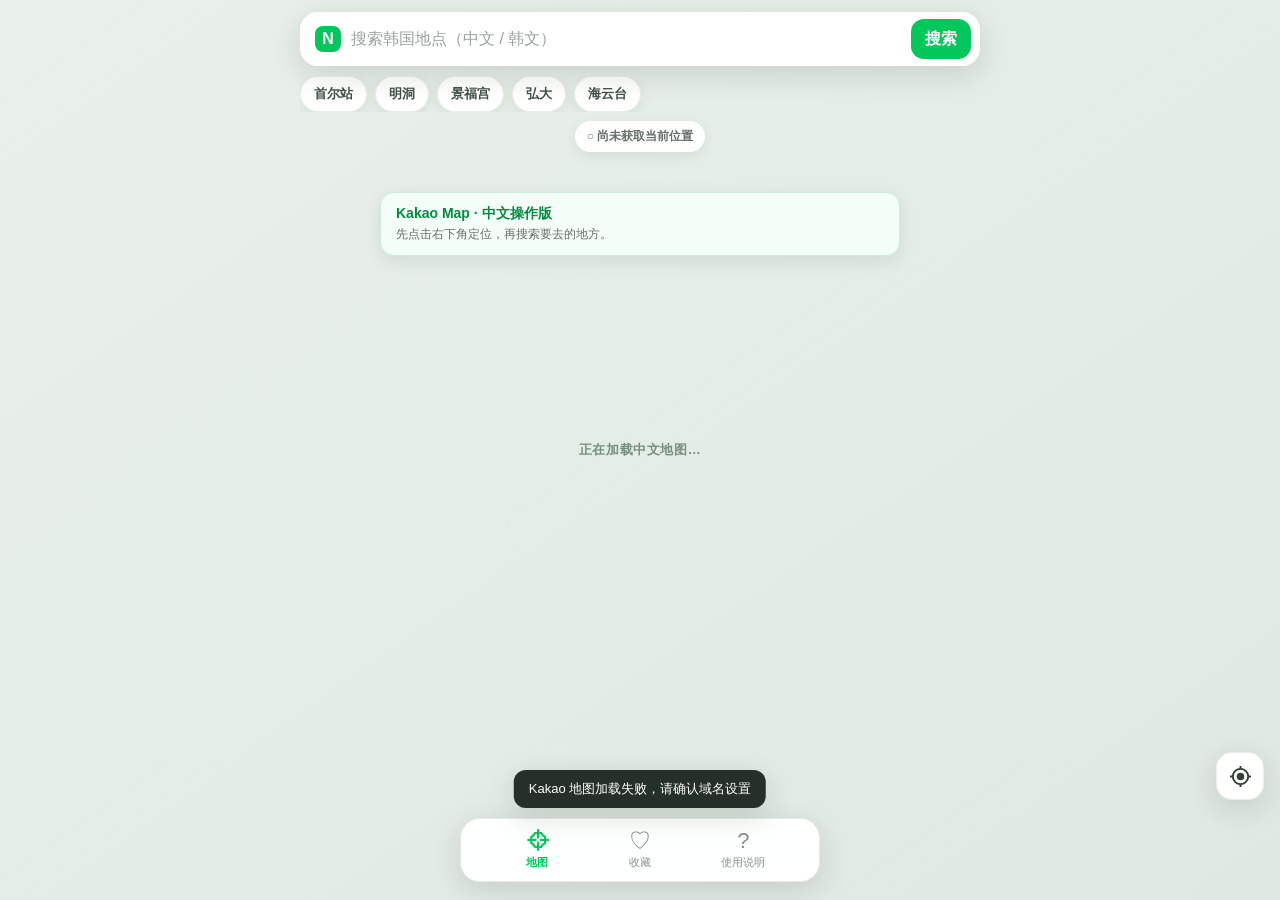
<file: index.html>
<!doctype html>
<html lang="zh-CN">
<head>
  <meta charset="UTF-8" />
  <meta name="viewport" content="width=device-width, initial-scale=1, viewport-fit=cover, maximum-scale=1" />
  <meta name="theme-color" content="#ffffff" />
  <meta name="apple-mobile-web-app-capable" content="yes" />
  <meta name="apple-mobile-web-app-status-bar-style" content="default" />
  <title>韩国地图 · 中文版</title>
  <link rel="manifest" href="manifest.webmanifest" />
  <link rel="stylesheet" href="styles.css?v=20260812-3" />
</head>
<body>
  <main class="app-shell">
    <div id="map" aria-label="韩国地图"></div>

    <header class="topbar">
      <form id="searchForm" class="search-card" role="search">
        <span class="brand" aria-hidden="true">N</span>
        <input id="searchInput" type="search" placeholder="搜索韩国地点（中文 / 韩文）" autocomplete="off" />
        <button id="clearBtn" class="icon-button hidden" type="button" aria-label="清除">×</button>
        <button class="search-button" type="submit">搜索</button>
      </form>
      <div class="quick-row" aria-label="快捷地点">
        <button data-place="首尔站">首尔站</button>
        <button data-place="明洞">明洞</button>
        <button data-place="景福宫">景福宫</button>
        <button data-place="弘大入口">弘大</button>
        <button data-place="釜山海云台">海云台</button>
      </div>
      <div id="locationStatus" class="location-status">○ 尚未获取当前位置</div>
    </header>

    <aside id="apiNotice" class="api-notice ready-notice">
      <strong>Kakao Map · 中文操作版</strong>
      <span>先点击右下角定位，再搜索要去的地方。</span>
    </aside>

    <button id="locateBtn" class="floating-button locate" type="button" aria-label="定位到当前位置">
      <svg viewBox="0 0 24 24" aria-hidden="true"><path d="M12 8a4 4 0 1 0 0 8 4 4 0 0 0 0-8Zm8.94 3A9 9 0 0 0 13 3.06V1h-2v2.06A9 9 0 0 0 3.06 11H1v2h2.06A9 9 0 0 0 11 20.94V23h2v-2.06A9 9 0 0 0 20.94 13H23v-2h-2.06ZM12 19a7 7 0 1 1 0-14 7 7 0 0 1 0 14Z"/></svg>
    </button>

    <section id="placeSheet" class="place-sheet hidden" aria-live="polite">
      <div class="sheet-handle"></div>
      <button id="closeSheet" class="sheet-close" type="button" aria-label="关闭">×</button>
      <p class="eyebrow">搜索结果</p>
      <h1 id="placeName">地点</h1>
      <p id="placeAddress" class="address"></p>
      <div class="route-modes" aria-label="出行方式">
        <button type="button" data-mode="traffic" class="active">公交</button>
        <button type="button" data-mode="walk">步行</button>
        <button type="button" data-mode="car">驾车</button>
        <button type="button" data-mode="bicycle">骑行</button>
      </div>
      <div class="action-grid">
        <button id="centerBtn" class="secondary-action" type="button">在地图居中</button>
        <button id="naverBtn" class="primary-action" type="button">开始导航</button>
      </div>
    </section>

    <nav class="bottom-nav" aria-label="主要导航">
      <button class="active" type="button"><span>⌖</span>地图</button>
      <button id="savedBtn" type="button"><span>♡</span>收藏</button>
      <button id="helpBtn" type="button"><span>?</span>使用说明</button>
    </nav>
    <div id="toast" class="toast hidden" role="status"></div>
  </main>
  <script src="https://dapi.kakao.com/v2/maps/sdk.js?appkey=6262287017a165df3218835bb0e84bde&libraries=services&autoload=false"></script>
  <script src="app.js?v=20260812-4"></script>
</body>
</html>
</file>
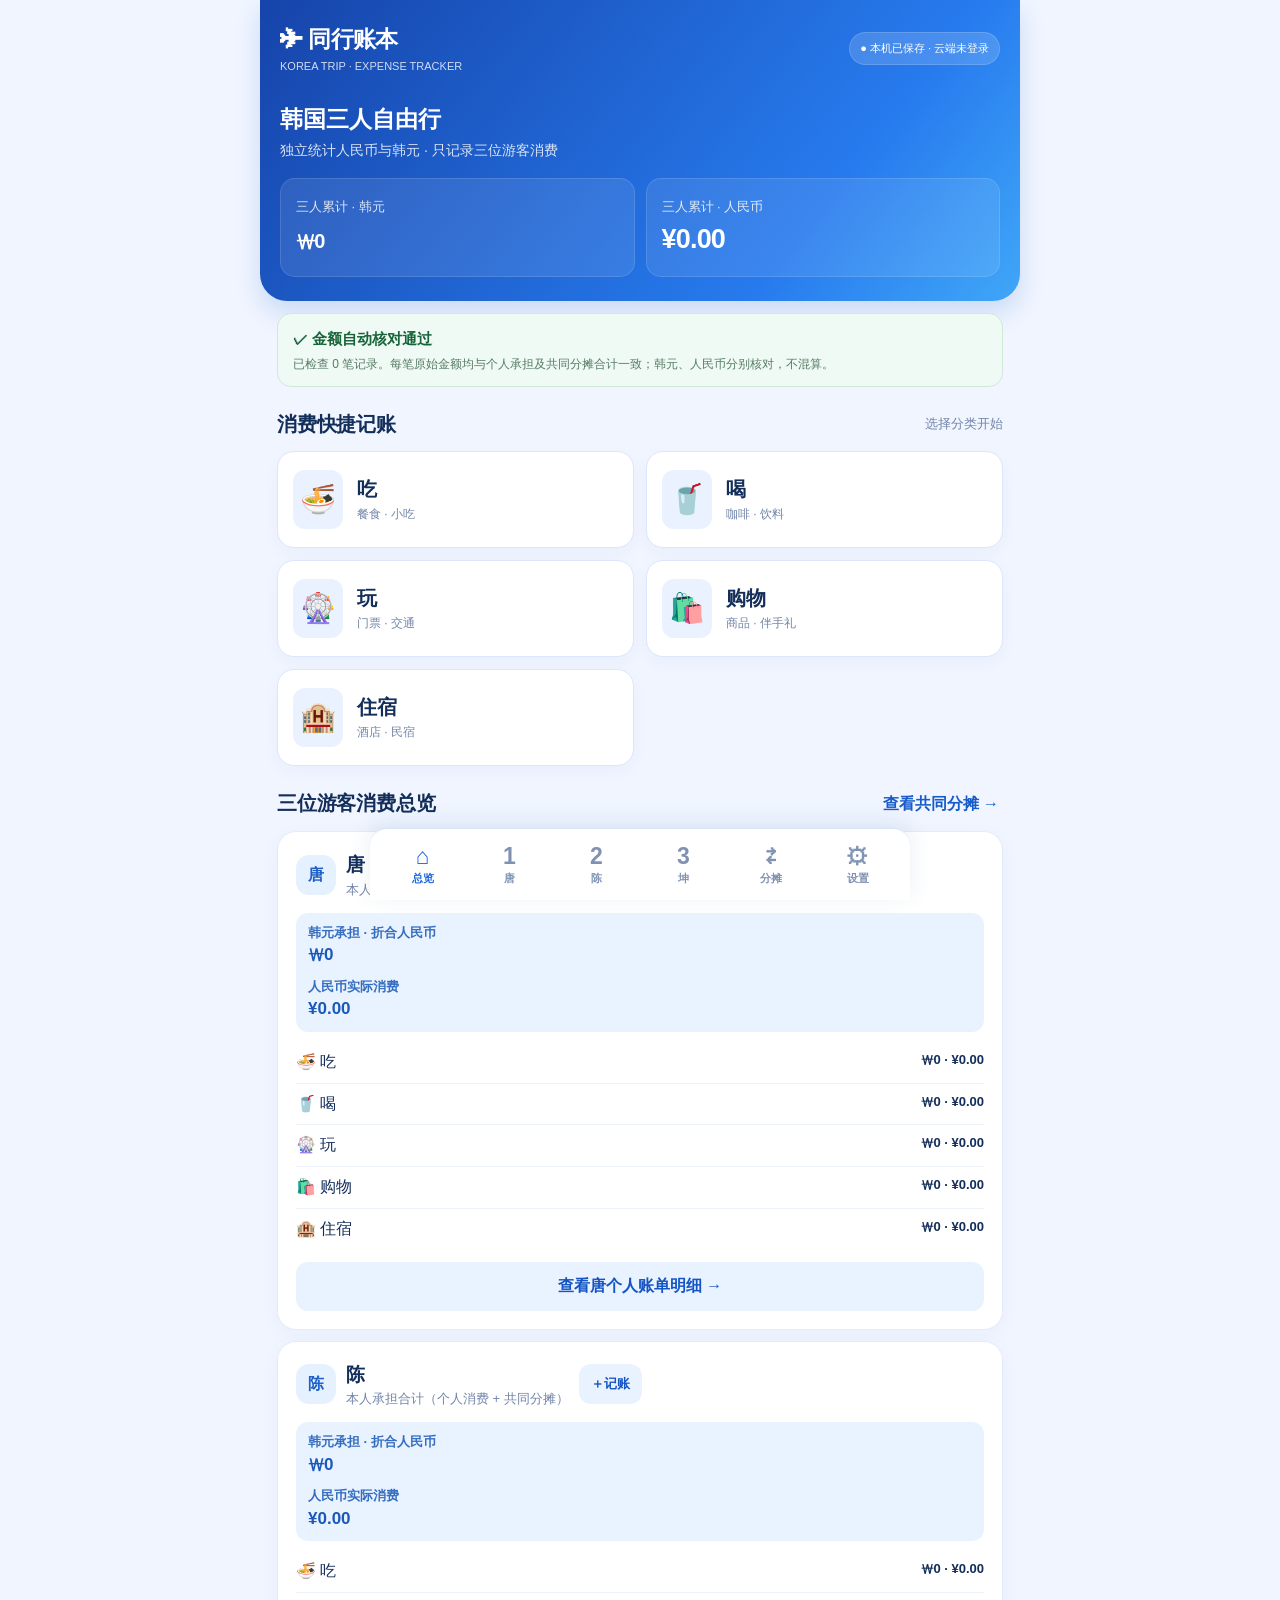
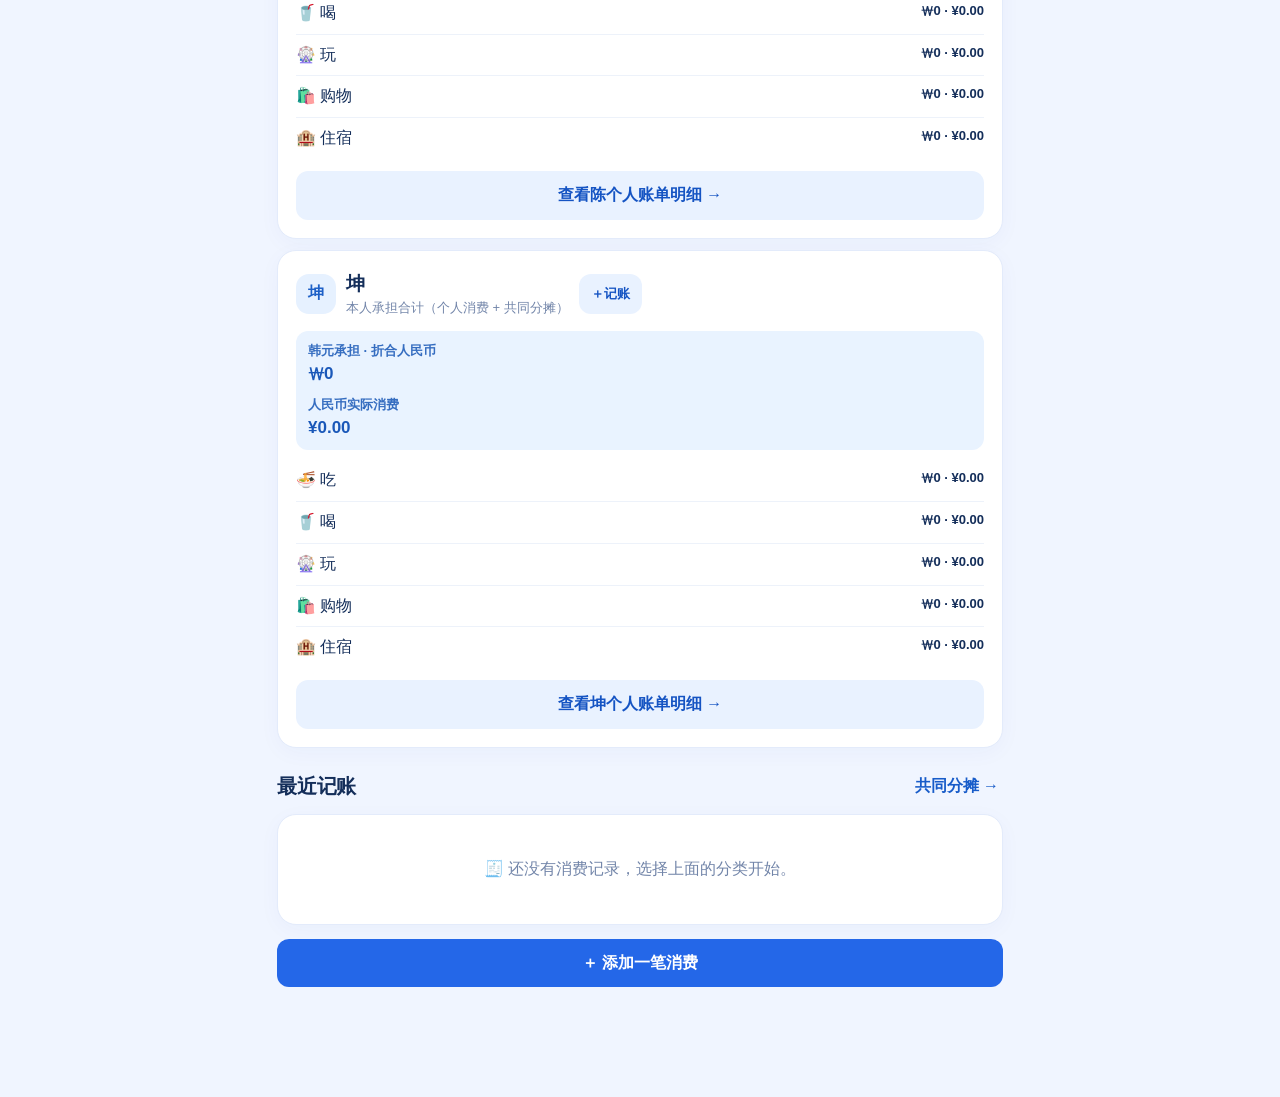
<file: travel-ledger/index.html>
<!doctype html>
<html lang="zh-CN"><head>
<meta charset="utf-8"><meta name="viewport" content="width=device-width,initial-scale=1,viewport-fit=cover">
<meta name="theme-color" content="#1754cc"><link rel="manifest" href="manifest.webmanifest"><meta name="apple-mobile-web-app-capable" content="yes">
<meta name="apple-mobile-web-app-status-bar-style" content="default">
<title>同行账本 · 唐陈坤韩国游</title>
<style>
:root{--b:#2467e8;--d:#164baa;--ink:#142e5a;--mut:#7285a9;--line:#dce7fb;--bg:#f0f5ff;--white:#fff;--r:19px}*{box-sizing:border-box}body{margin:0;background:var(--bg);font:14px/1.5 -apple-system,BlinkMacSystemFont,"PingFang SC","Noto Sans SC",sans-serif;color:var(--ink)}button,input,select,textarea{font:inherit}button{cursor:pointer}button:disabled{opacity:.45}button:active{transform:scale(.985)}.app{max-width:540px;margin:auto;min-height:100dvh;padding:0 15px 110px}.top{margin:0 -15px;padding:22px 18px 24px;background:linear-gradient(128deg,#1644aa,#277bee 73%,#40a7f8);color:#fff;border-radius:0 0 27px 27px;box-shadow:0 12px 24px #1456c42b}.topline{display:flex;justify-content:space-between;align-items:center;gap:10px}.brand{font-size:23px;font-weight:900;letter-spacing:-.6px}.topline small{display:block;opacity:.8;font-size:11px}.status{border-radius:100px;background:#ffffff27;padding:7px 10px;font-size:11px;white-space:nowrap;max-width:54%;overflow:hidden;text-overflow:ellipsis;border:1px solid #ffffff27}.top h1{font-size:20px;line-height:1.35;margin:29px 0 5px}.top p{margin:0;opacity:.84;font-size:12px}.hero-stats{display:grid;grid-template-columns:1fr 1fr;gap:11px;margin-top:17px}.hero-stat{background:#ffffff18;border:1px solid #ffffff20;border-radius:15px;padding:12px}.hero-stat small{font-size:11px;opacity:.85}.hero-stat strong{display:block;font-size:21px;letter-spacing:-.8px;font-variant-numeric:tabular-nums}.section-title{display:flex;justify-content:space-between;align-items:center;margin:22px 0 11px}.section-title h2{font-size:17px;letter-spacing:-.2px;margin:0}.section-title small{color:var(--mut)}.cats{display:grid;grid-template-columns:1fr 1fr;gap:10px}.cat{padding:17px 13px;display:flex;gap:12px;align-items:center;border:1px solid var(--line);background:#fff;border-radius:17px;color:var(--ink);text-align:left;box-shadow:0 6px 17px #1846aa09}.cat .em{font-size:25px;background:#eaf2ff;border-radius:12px;padding:7px}.cat strong{font-size:17px}.cat small{display:block;font-size:10px;color:var(--mut)}.box{background:var(--white);border:1px solid #e3ebfb;border-radius:var(--r);padding:15px;box-shadow:0 5px 22px #16429c09;margin-bottom:11px}.trav-head{display:flex;align-items:center;gap:10px}.avatar{background:#e6f1ff;color:#1d60c7;width:40px;height:40px;display:grid;place-items:center;border-radius:13px;font-weight:900}.trav-head b{font-size:16px}.hint{font-size:11px;color:var(--mut)}.trav-rows{display:flex;justify-content:space-between;border-top:1px solid #eef2fc;margin-top:13px;padding-top:12px;gap:12px}.trav-rows div{min-width:0}.trav-rows small{display:block;color:var(--mut);font-size:10px}.trav-rows strong{font-size:15px}.balance{margin-top:12px;padding:10px 12px;border-radius:12px;display:flex;justify-content:space-between;align-items:center;background:#e9f3ff;color:#1656b6;font-weight:800}.balance.debt{background:#fff0e8;color:#b45b26}.balance b{font-size:18px}.txn{display:flex;align-items:center;gap:10px;border-bottom:1px solid #edf2fa;padding:12px 0;cursor:pointer;min-width:0}.txn:last-child{border:0}.txn .em{width:42px;height:42px;display:grid;place-items:center;background:#eff5ff;border-radius:12px;font-size:20px}.txn .middle{flex:1;min-width:0}.txn .middle b{display:block;overflow:hidden;text-overflow:ellipsis;white-space:nowrap}.txn .middle small{font-size:10px;color:var(--mut);display:block}.txn .right{text-align:right;flex-shrink:0}.txn .right b{font-size:15px}.txn .right small{display:block;font-size:10px;color:var(--mut)}.btn{border:0;border-radius:12px;padding:12px 15px;font-weight:800;background:#e9f2ff;color:#1554c3}.btn.primary{color:white;background:var(--b)}.btn.danger{color:#a53b32;background:#fff0ed}.btn.full{width:100%}.btn.small{padding:7px 10px;font-size:11px}.row{display:flex;gap:9px;align-items:center}.row>*{min-width:0}.row .grow{flex:1}.field{margin:12px 0}.field label{display:block;color:#526c99;font-size:12px;font-weight:700;margin-bottom:6px}.field input,.field select,.field textarea,.select{width:100%;border:1px solid #d8e4f7;background:white;color:#203d71;padding:11px 12px;border-radius:11px;outline:none}.field input:focus,.field select:focus{border-color:#5799fa;box-shadow:0 0 0 3px #d7eaff}.field input[type=checkbox]{width:auto;accent-color:var(--b)}.muted{color:var(--mut);font-size:12px}.subtle{background:#eff5ff;padding:12px;border-radius:12px;color:#4873b0;font-size:12px}.tag{display:inline-block;background:#edf4ff;color:#3465b4;border-radius:9px;padding:3px 8px;font-size:11px}.pane{display:none}.pane.active{display:block}.nav{position:fixed;bottom:0;left:0;right:0;background:#fff;border-top:1px solid #dbe6f6;display:flex;justify-content:center;box-shadow:0 -5px 22px #1f55931a;padding:8px max(9px,env(safe-area-inset-right)) calc(8px + env(safe-area-inset-bottom)) max(9px,env(safe-area-inset-left));z-index:10}.navinner{width:100%;max-width:520px;display:grid;grid-template-columns:repeat(4,1fr)}.nav button{border:0;background:none;color:#8092b2;padding:4px 0;font-size:10px;font-weight:750}.nav button span{display:block;font-size:21px;line-height:27px}.nav button.on{color:#1e67df}.modal-back{position:fixed;inset:0;background:#0d255e9e;display:none;z-index:30;align-items:flex-end;justify-content:center}.modal-back.open{display:flex}.sheet{background:#fff;width:100%;max-width:540px;max-height:93dvh;overflow:auto;border-radius:23px 23px 0 0;padding:19px 18px calc(23px + env(safe-area-inset-bottom));box-shadow:0 0 55px #09265633}.sheet-head{display:flex;align-items:center;justify-content:space-between;gap:12px}.sheet-head h2{font-size:20px;margin:0}.close{background:#eef4ff;color:#3b65a7;border:0;font-size:24px;border-radius:10px;width:36px;height:36px}.sheet-footer{display:flex;gap:9px;margin-top:17px}.splitrow{display:flex;justify-content:space-between;align-items:center;gap:8px;border-bottom:1px solid #eef2fa;padding:9px 0}.splitrow label{display:flex;align-items:center;gap:7px}.splitrow input[type=number]{width:120px;border:1px solid #d8e4f7;border-radius:10px;padding:9px}.empty{text-align:center;padding:24px 8px;color:var(--mut)}.toast{position:fixed;z-index:50;left:50%;bottom:88px;transform:translateX(-50%);background:#163e8f;color:#fff;padding:10px 15px;border-radius:11px;box-shadow:0 8px 26px #0003;font-size:12px;display:none;max-width:90%;text-align:center}.top-note{padding:10px 12px;margin:12px 0 0;border-radius:11px;background:#fff4d7;color:#795a1a;font-size:12px}.summary-line{display:flex;justify-content:space-between;border-bottom:1px solid #edf2fa;padding:11px 0;gap:9px}.summary-line:last-child{border-bottom:0}.category-pill{border:1px solid #dce7fa;background:#fff;border-radius:9px;padding:8px;color:#4a6ba8;flex:1}.category-pill.on{background:#dcecff;border-color:#85b7f4;color:#0b56ba}.link{border:0;background:transparent;color:#185cc9;font-weight:800;padding:4px}.data-status{font-weight:800;font-size:12px;padding:11px;border:1px solid #dfebfa;background:#f3f8ff;border-radius:12px}.cloud-form{margin-top:12px}.actions{display:flex;flex-wrap:wrap;gap:8px}.fineprint{font-size:11px;color:#8193ae}.line{height:1px;background:#eaf0fb;margin:14px 0}.date{color:#6b83ad;font-size:12px;font-weight:800;margin:18px 0 5px}.fileinput{display:none}@media(min-width:650px){.app{background:#f0f5ff}.nav{max-width:540px;margin:auto;border-radius:17px 17px 0 0}.top{border-radius:0 0 27px 27px}}@media(max-width:350px){.hero-stat strong{font-size:18px}.cat{padding:11px 8px}.cat .em{font-size:21px}.txn .right b{font-size:13px}}@media print{.nav,.btn,.top-note,.modal-back{display:none!important}.pane{display:none!important}#pane-settle{display:block!important}.app{padding:0}}

/* One-glance personal expense details */
.person-switch{display:grid;grid-template-columns:repeat(4,minmax(0,1fr));gap:7px;margin:17px 0 12px}
.person-switch button{background:#fff;border:1px solid #dfebff;border-radius:13px;padding:11px 3px;color:#506d9b;font-size:14px;font-weight:800;min-height:44px}
.person-switch button.on{color:#fff;background:linear-gradient(135deg,#1656cc,#3188ef);border-color:#2774df;box-shadow:0 4px 12px #2379d02b}
.history-totals{display:grid;grid-template-columns:repeat(2,minmax(0,1fr));gap:9px;margin:0 0 14px}
.history-total{background:#fff;border:1px solid #e0ebfa;padding:13px 12px;border-radius:16px;min-width:0}
.history-total span{font-size:11px;color:#697faa;display:block}
.history-total strong{font-size:clamp(17px,4.6vw,23px);letter-spacing:-.6px;color:#1654b3;display:block;overflow-wrap:anywhere;line-height:1.38;margin-top:3px}
.history-filters{display:flex;align-items:center;justify-content:space-between;gap:12px;margin:18px 0 10px}
.history-count{font-size:14px;font-weight:800;color:#163e7e;white-space:nowrap}
.history-select{width:auto;max-width:160px;padding:8px 12px;font-size:12px;background:#fff}
.history-list{background:#fff;border:1px solid #e0eafb;border-radius:17px;padding:5px 14px 8px;overflow:hidden}
.detail-day{display:flex;align-items:center;justify-content:space-between;font-size:12px;color:#7f92b3;font-weight:800;padding:14px 1px 6px}
.detail-row{display:flex;align-items:center;gap:11px;padding:13px 1px;border-bottom:1px solid #edf2fc;min-width:0;cursor:pointer}
.detail-row:last-child{border-bottom:0}
.detail-emoji{width:39px;height:39px;display:grid;place-items:center;border-radius:13px;background:#edf5ff;font-size:20px;flex-shrink:0}
.detail-main{flex:1;min-width:0}
.detail-main b{display:block;color:#19365f;font-size:14px;overflow:hidden;text-overflow:ellipsis;white-space:nowrap}
.detail-main small{display:block;font-size:11px;color:#8190a9;margin-top:2px;overflow:hidden;text-overflow:ellipsis;white-space:nowrap}
.detail-amount{font-size:15px;font-weight:850;color:#1a58b9;white-space:nowrap;flex-shrink:0;font-variant-numeric:tabular-nums;letter-spacing:-.3px}
.detail-empty{text-align:center;color:#7b8ca8;padding:30px 8px;font-size:13px}

.money-pair{display:inline-flex;flex-direction:column;align-items:flex-end;line-height:1.22;white-space:nowrap;vertical-align:middle}
.money-pair b{font-size:14px;font-weight:850;color:#1a58b9;font-variant-numeric:tabular-nums}
.money-pair small{font-size:10px;font-weight:700;color:#7890b4;margin-top:2px}
.hero-stat .money-pair{align-items:flex-start}
.hero-stat .money-pair b{font-size:20px;color:#fff}
.hero-stat .money-pair small{font-size:10px;color:#fff;opacity:.9}
.history-total .money-pair{align-items:flex-start}
.history-total .money-pair b{font-size:clamp(17px,4.6vw,23px)}
.history-total .money-pair small{font-size:11px}
.balance .money-pair{align-items:flex-start}
.balance .money-pair b{font-size:17px}
.detail-amount .money-pair{align-items:flex-end}
.fx-note{display:flex;align-items:center;justify-content:space-between;gap:6px;color:#7285a9;font-size:10px;margin:0 1px 12px;flex-wrap:wrap}
.fx-preview{font-size:12px;color:#2467b8;font-weight:750;background:#eef5ff;border-radius:10px;padding:9px 11px;margin:8px 0}

/* 大字版：个人账目与共同分摊分开显示 */
body{font-size:16px;line-height:1.55}.app{max-width:760px;padding-left:17px;padding-right:17px}
.top{margin-left:-17px;margin-right:-17px;padding-left:20px;padding-right:20px}
.top h1{font-size:23px}.top p{font-size:14px}.hero-stat{padding:15px}.hero-stat small{font-size:13px}
.hero-stat strong{font-size:clamp(20px,5vw,27px)}.section-title h2{font-size:20px}.section-title small{font-size:13px}
.cats{gap:12px}.cat{min-height:88px;padding:18px 15px;gap:14px}.cat .em{font-size:29px}.cat strong{font-size:20px}.cat small{font-size:12px}
.box{padding:18px}.trav-head b{font-size:19px}.hint,.muted{font-size:13px}
.btn{font-size:16px;min-height:47px;padding:12px 17px}.btn.small{font-size:13px;min-height:40px;padding:9px 12px}
.navinner{max-width:740px;grid-template-columns:repeat(6,minmax(0,1fr))}.nav button{font-size:11px;min-height:54px;padding:5px 0}.nav button span{font-size:23px;line-height:28px}
.money-pair b{font-size:16px}.money-pair small{font-size:12px}.txn{padding:15px 1px;gap:12px}.txn .em{width:46px;height:46px;font-size:23px}
.txn .middle b{font-size:16px}.txn .middle small{font-size:12px}.txn .right b{font-size:17px}.txn .right small{font-size:12px}
.sheet{max-width:760px;padding:22px 20px calc(26px + env(safe-area-inset-bottom))}.sheet-head h2{font-size:23px}.field label{font-size:14px}
.field input,.field select,.field textarea,.select{font-size:17px;padding:14px}
.entry-mode{display:grid;grid-template-columns:1fr 1fr;gap:9px;margin:9px 0 15px}
.entry-mode button{border:2px solid #d9e6fa;background:#fff;color:#45658f;border-radius:14px;padding:14px 8px;font-size:17px;font-weight:900;min-height:58px}
.entry-mode button.on{background:#e8f2ff;border-color:#367de2;color:#1558bd}.person-select{font-size:18px!important;font-weight:800}
.who-grid{display:grid;grid-template-columns:repeat(3,minmax(0,1fr));gap:8px;margin:8px 0}
.who-chip{display:flex;align-items:center;justify-content:center;gap:7px;border:1px solid #dce7f8;background:#f7faff;border-radius:13px;padding:13px 5px;font-size:16px;font-weight:800}
.who-chip input{width:20px;height:20px;accent-color:var(--b)}
.person-page-head{display:flex;align-items:center;justify-content:space-between;gap:10px;margin:22px 0 12px}.person-page-head h2{font-size:22px;margin:0}
.person-page-summary{display:grid;grid-template-columns:1fr 1fr;gap:10px;margin:12px 0}
.person-page-summary .history-total{padding:16px 13px}.person-page-summary .history-total span{font-size:13px}
.person-page-summary .history-total strong{font-size:clamp(19px,5vw,25px)}
.large-list{background:#fff;border:1px solid #e0eafb;border-radius:17px;padding:5px 15px 8px;overflow:hidden}
.large-list .detail-row{padding:16px 2px;gap:13px}.large-list .detail-emoji{width:45px;height:45px;font-size:23px}
.large-list .detail-main b{font-size:16px}.large-list .detail-main small{font-size:12px;white-space:normal}.large-list .detail-amount{font-size:17px}
.shared-person-cards{display:grid;grid-template-columns:repeat(3,minmax(0,1fr));gap:9px;margin:13px 0}
.shared-person-card{background:#f1f6ff;border:1px solid #dce8fb;border-radius:14px;padding:13px 10px;min-width:0}
.shared-person-card b{display:block;font-size:15px}.shared-person-card strong{display:block;font-size:16px;color:#1558bd;margin-top:5px;overflow-wrap:anywhere}
.shared-person-card small{font-size:11px;color:#7388aa}.shared-row{padding:15px 1px;border-bottom:1px solid #edf2fc}.shared-row:last-child{border-bottom:0}
.shared-row-top{display:flex;align-items:center;justify-content:space-between;gap:10px}
.shared-row-title{font-size:16px;font-weight:850;min-width:0;overflow:hidden;text-overflow:ellipsis;white-space:nowrap}
.shared-row-amount{font-size:17px;font-weight:900;color:#1759bd;white-space:nowrap}
.shared-row-people{font-size:13px;color:#7185a8;margin:6px 0 0;line-height:1.6}

/* 金额自动核对 */
.amount-audit{margin:12px 0 16px;padding:13px 15px;border-radius:14px;border:1px solid #cfe8d9;background:#f0faf4;color:#17643a;font-size:14px}
.amount-audit b{font-size:15px}
.amount-audit small{display:block;margin-top:4px;font-size:12px;line-height:1.5;color:#567b66}
.amount-audit.warn{border-color:#f1d2c8;background:#fff5f1;color:#a23e28}
.amount-audit.warn small{color:#986454}
.amount-audit-issue{padding:8px 0;border-top:1px solid #f1ddd6;margin-top:7px;font-size:12px;line-height:1.5;cursor:pointer}
/* 每个人的账单：个人消费与共同分摊分别列明 */
.person-ledger-summary{display:grid;gap:10px;margin:12px 0 18px}
.person-total-card{background:linear-gradient(135deg,#174aa8,#287de5);color:#fff;border-radius:18px;padding:17px;box-shadow:0 8px 20px #1755b51c}
.person-total-title{font-size:17px;font-weight:900;margin-bottom:12px}
.person-total-grid{display:grid;grid-template-columns:1fr 1fr;gap:10px}
.person-total-cell{background:#ffffff19;border:1px solid #ffffff2a;border-radius:13px;padding:12px 10px;min-width:0}
.person-total-cell small{display:block;font-size:12px;opacity:.88}
.person-total-cell strong{display:block;font-size:clamp(17px,4.7vw,23px);line-height:1.4;overflow-wrap:anywhere;margin-top:3px}
.person-total-cell em{display:block;font-style:normal;font-size:11px;line-height:1.55;opacity:.9;margin-top:5px}
.person-total-foot{font-size:11px;opacity:.82;margin-top:11px}
.person-ledger-pair{display:grid;grid-template-columns:1fr 1fr;gap:9px}
.person-ledger-card{background:#fff;border:1px solid #dfe9f8;border-radius:15px;padding:13px 11px;min-width:0}
.person-ledger-card h3{font-size:15px;margin:0 0 3px;color:#1b3e75}
.person-ledger-card>small{display:block;color:#8091ad;font-size:11px;margin-bottom:9px}
.person-ledger-card .ledger-value{display:flex;flex-direction:column;gap:3px;padding:7px 0;border-top:1px solid #edf2fa}
.person-ledger-card .ledger-value span{font-size:11px;color:#7185a7}
.person-ledger-card .ledger-value b{font-size:14px;color:#1758ba;overflow-wrap:anywhere}
.person-shared-row{padding:15px 2px;border-bottom:1px solid #edf2fc;cursor:pointer}
.person-shared-row:last-child{border-bottom:0}
.person-shared-head{display:flex;justify-content:space-between;align-items:center;gap:8px}
.person-shared-title{font-size:16px;font-weight:850;color:#19365f;min-width:0;overflow:hidden;text-overflow:ellipsis;white-space:nowrap}
.person-shared-date{font-size:11px;color:#8292ad;white-space:nowrap;flex-shrink:0}
.person-shared-meta{display:grid;grid-template-columns:1fr 1fr;gap:8px;margin-top:10px}
.person-shared-total,.person-shared-own{background:#f1f6ff;border-radius:11px;padding:9px 10px;min-width:0}
.person-shared-meta small{display:block;font-size:10px;color:#7286a8;margin-bottom:3px}
.person-shared-meta b{display:block;font-size:13px;line-height:1.45;overflow-wrap:anywhere}
.person-shared-own{background:#e8f3ff;border:1px solid #cfe3ff}
.person-shared-own b{color:#1558bd}
.person-shared-people{font-size:11px;color:#7588a8;line-height:1.6;margin-top:8px}
@media(max-width:390px){.person-ledger-pair{gap:7px}.person-ledger-card{padding:11px 8px}.person-ledger-card h3{font-size:14px}.person-ledger-card .ledger-value b{font-size:12px}.person-shared-meta{gap:6px}.person-shared-total,.person-shared-own{padding:8px 7px}}

@media(max-width:390px){.nav button{font-size:10px}.nav button span{font-size:21px}.shared-person-cards{gap:6px}.shared-person-card{padding:10px 7px}.shared-person-card strong{font-size:14px}.cat{padding:14px 10px}}
</style></head><body>
<div class="app">
<header class="top"><div class="topline"><div><div class="brand">✈ 同行账本</div><small>KOREA TRIP · EXPENSE TRACKER</small></div><div class="status" id="sync-label">● 本机已保存</div></div><h1 id="trip-head">韩国三人自由行</h1><p>独立统计人民币与韩元 · 只记录三位游客消费</p><div class="hero-stats"><div class="hero-stat"><small>三人累计 · 韩元</small><strong id="total-krw">₩0</strong></div><div class="hero-stat"><small>三人累计 · 人民币</small><strong id="total-cny">¥0.00</strong></div></div></header>
<div id="alert-slot"></div>
<div id="amount-audit-slot" aria-live="polite"></div>
<section id="pane-home" class="pane active"><div class="section-title"><h2>消费快捷记账</h2><small>选择分类开始</small></div><div class="cats"><button class="cat" data-cat="food"><span class="em">🍜</span><span><strong>吃</strong><small>餐食 · 小吃</small></span></button><button class="cat" data-cat="drink"><span class="em">🥤</span><span><strong>喝</strong><small>咖啡 · 饮料</small></span></button><button class="cat" data-cat="play"><span class="em">🎡</span><span><strong>玩</strong><small>门票 · 交通</small></span></button><button class="cat" data-cat="shopping"><span class="em">🛍️</span><span><strong>购物</strong><small>商品 · 伴手礼</small></span></button><button class="cat" data-cat="stay"><span class="em">🏨</span><span><strong>住宿</strong><small>酒店 · 民宿</small></span></button></div><div class="section-title"><h2>三位游客消费总览</h2><button class="link" data-view="shared">查看共同分摊 →</button></div><div id="people-cards"></div><div class="section-title"><h2>最近记账</h2><button class="link" data-view="shared">共同分摊 →</button></div><div class="box" id="recent"></div><div class="row" style="margin-top:14px"><button class="btn primary full" data-action="expense">＋ 添加一笔消费</button></div></section>

<section id="pane-person-t1" class="pane">
 <div class="person-page-head"><h2>唐 · 个人账单</h2><button class="btn primary" data-person="t1">＋ 记一笔</button></div>
 <div class="subtle">这里同时统计唐自己的个人消费，以及共同消费中分到唐头上的金额。上方看总承担，下面分开看每一笔，不会把整笔共同消费重复算给唐。</div>
 <div id="person-t1-summary" class="person-ledger-summary"></div>
 <div class="section-title"><h2>个人消费明细</h2><small id="person-t1-personal-count"></small></div><div id="person-t1-entries" class="large-list"></div>
 <div class="section-title"><h2>共同分摊明细</h2><small id="person-t1-shared-count"></small></div><div id="person-t1-shared-entries" class="large-list"></div>
</section>
<section id="pane-person-t2" class="pane">
 <div class="person-page-head"><h2>陈 · 个人账单</h2><button class="btn primary" data-person="t2">＋ 记一笔</button></div>
 <div class="subtle">这里同时统计陈自己的个人消费，以及共同消费中分到陈头上的金额。上方看总承担，下面分开看每一笔，不会把整笔共同消费重复算给陈。</div>
 <div id="person-t2-summary" class="person-ledger-summary"></div>
 <div class="section-title"><h2>个人消费明细</h2><small id="person-t2-personal-count"></small></div><div id="person-t2-entries" class="large-list"></div>
 <div class="section-title"><h2>共同分摊明细</h2><small id="person-t2-shared-count"></small></div><div id="person-t2-shared-entries" class="large-list"></div>
</section>
<section id="pane-person-t3" class="pane">
 <div class="person-page-head"><h2>坤 · 个人账单</h2><button class="btn primary" data-person="t3">＋ 记一笔</button></div>
 <div class="subtle">这里同时统计坤自己的个人消费，以及共同消费中分到坤头上的金额。上方看总承担，下面分开看每一笔，不会把整笔共同消费重复算给坤。</div>
 <div id="person-t3-summary" class="person-ledger-summary"></div>
 <div class="section-title"><h2>个人消费明细</h2><small id="person-t3-personal-count"></small></div><div id="person-t3-entries" class="large-list"></div>
 <div class="section-title"><h2>共同分摊明细</h2><small id="person-t3-shared-count"></small></div><div id="person-t3-shared-entries" class="large-list"></div>
</section>

<section id="pane-shared" class="pane">
 <div class="person-page-head"><h2>共同分摊</h2><button class="btn primary" data-action="shared-expense">＋ 记共同消费</button></div>
 <div class="subtle">两个人或三个人一起承担的费用放在这里。可以平均分，也可以分别填写每个人实际承担的金额。住宿也可以在这里分摊。</div>
 <div class="person-page-summary" id="shared-summary"></div><div class="section-title"><h2>每个人分摊了多少</h2></div>
 <div class="shared-person-cards" id="shared-person-totals"></div><div id="fx-status" class="fx-note"></div>
 <div class="section-title"><h2>共同消费明细</h2><small id="shared-count"></small></div><div id="shared-entries" class="large-list"></div>
 <div class="fineprint" style="margin:12px 2px">点开任意一笔可以修改分摊人员、分摊方式或金额。</div>
</section>
<section id="pane-settings" class="pane"><div class="section-title"><h2>旅程与游客设置</h2></div><div class="box"><form id="settings-form"><div class="field"><label>本次旅程</label><input id="set-trip" required maxlength="70"></div><div id="set-person-list"></div><div class="subtle">韩元保留原金额并显示人民币估算；人民币按原币单独记录，不会重复换算。</div><button class="btn primary full" type="submit">保存设置</button></form></div><div class="section-title"><h2>云端自动备份</h2></div><div class="box"><div class="data-status" id="cloud-state">● 本机已保存，尚未绑定云端</div><p class="fineprint" id="last-sync">尚未验证云端同步成功</p><div id="cloud-account"></div><div style="margin-top:10px"><button class="btn small" data-action="versions">🕘 查看历史云端备份</button><div id="versions-area"></div></div><p class="fineprint">登录成功后保存的记录会自动同步。离线时先保存在本机，联网后上传。换手机后使用同一邮箱和密码登录，可恢复云端账本。请定期额外导出备份。</p></div><div class="section-title"><h2>长期使用与备份保护</h2></div><div class="box"><b>保存建议</b><p class="muted">软件可长期记账，但云端免费项目可能因活动不足暂停。建议每周下载一次 JSON 账本，保存在手机“文件”或个人网盘。不要只依赖浏览器缓存。</p><div class="data-status" id="backup-status">尚未导出完整备份</div><div class="actions" style="margin-top:12px"><button class="btn primary small" data-action="export">⬇ 下载完整备份</button><button class="btn small" data-action="restorelocal">↶ 恢复本机历史备份</button></div><p class="fineprint">本机自动保留近期历史副本（最多 3 份），但清除浏览器数据、换手机时本机副本也可能消失。云端历史版本仍可在上方查看。</p></div><div class="section-title"><h2>导出、导入与保护</h2></div><div class="box"><div class="actions"><button class="btn small" data-action="export">⬇ 完整备份 JSON</button><button class="btn small" data-action="import">⬆ 导入备份</button><button class="btn small" data-action="csv">导出 CSV</button></div><div class="line"></div><button class="btn danger small" data-action="reset">清空所有记账记录</button><p class="fineprint">清空或删除的操作在联网后也会同步到云端。请先导出备份再操作。</p><input type="file" class="fileinput" id="importfile" accept=".json,application/json"></div></section>
</div>
<nav class="nav"><div class="navinner"><button class="on" data-view="home"><span>⌂</span>总览</button><button data-view="person-t1"><span>1</span>唐</button><button data-view="person-t2"><span>2</span>陈</button><button data-view="person-t3"><span>3</span>坤</button><button data-view="shared"><span>⇄</span>分摊</button><button data-view="settings"><span>⚙</span>设置</button></div></nav>
<div class="modal-back" id="modal"><div class="sheet"><div class="sheet-head"><h2 id="modal-title">新增账目</h2><button class="close" data-action="close">×</button></div><form id="record-form"><div id="modal-fields"></div><div class="sheet-footer"><button class="btn danger" type="button" id="delete-btn" data-action="delete" style="display:none">删除</button><button type="submit" class="btn primary grow">保存记账</button></div></form></div></div>
<div class="toast" id="toast"></div>
<script>
(function(){
'use strict';
var BASE='https://ktfkuwzqokfdsrccmdox.supabase.co', APIKEY='sb_publishable_bCa624-auy8rujrt-9bBeA_ys4GuCgX';
var K='travel_guide_mobile_blue_v1',OPSK=K+'_queue',AUTHK=K+'_auth',BOUND=K+'_bound',BACKUPK=K+'_local_history',EXPORTK=K+'_last_export',SYNCK=K+'_last_cloud_sync',FXK=K+'_krw_cny_rate';
var CATS={food:['吃','🍜'],drink:['喝','🥤'],play:['玩','🎡'],shopping:['购物','🛍️'],stay:['住宿','🏨']};
var $=function(id){return document.getElementById(id)};
var escapeHtml=function(s){return String(s==null?'':s).replace(/[&<>"']/g,function(c){return {'&':'&amp;','<':'&lt;','>':'&gt;','"':'&quot;',"'":'&#39;'}[c]})};
var kr=function(x){return '₩'+Math.round(Number(x)||0).toLocaleString('ko-KR')};
var scale=function(c){return c==='CNY'?100:1};
var units=function(c,value){return Math.round((Number(value)||0)*scale(c))};
var cnyText=function(x){return '¥'+(Math.round((Number(x)||0)*100)/100).toLocaleString('zh-CN',{minimumFractionDigits:2,maximumFractionDigits:2})};
var krwToCny=function(won){return Math.round((Number(won)||0)*fx.rate*100)/100};
var cash=function(c,amountInSmallUnits){if(c==='CNY')return cnyText((Number(amountInSmallUnits)||0)/100);var won=Math.round(Number(amountInSmallUnits)||0);return kr(won)+(won>0?'（约'+cnyText(krwToCny(won))+'）':'')};
var moneyHtml=function(c,amountInSmallUnits){if(c==='CNY')return '<span class="money-pair"><b>'+cash(c,amountInSmallUnits)+'</b></span>';var won=Math.round(Number(amountInSmallUnits)||0);return '<span class="money-pair"><b>'+kr(won)+'</b>'+(won>0?'<small>≈'+cnyText(krwToCny(won))+'</small>':'')+'</span>'};
var dual=function(pair){return cash('KRW',pair&&pair.KRW||0)+'  ·  '+cash('CNY',pair&&pair.CNY||0)};
var emptyMoney=function(){return {KRW:0,CNY:0}};
var currencyOf=function(t){return t.currency==='CNY'?'CNY':'KRW'};
var precise=function(n,c){var scaled=Number(n)*scale(c),rounded=Math.round(scaled);return Number.isFinite(n)&&n>=0&&Number.isSafeInteger(rounded)&&Math.abs(scaled-rounded)<0.000001};
var signed=function(n){return (n<0?'-':'')+kr(n)};
var date=function(){var d=new Date();return [d.getFullYear(),('0'+(d.getMonth()+1)).slice(-2),('0'+d.getDate()).slice(-2)].join('-')};
var uid=function(){return crypto.randomUUID?crypto.randomUUID():'i'+Date.now()+Math.random().toString(36).slice(2)};
var def=function(){return {version:1,tripName:'韩国三人自由行',guideName:'我（导游）',startDate:'',endDate:'',rate:200,travelers:[{id:'t1',name:'唐'},{id:'t2',name:'陈'},{id:'t3',name:'坤'}],transactions:[]}};
var clone=function(x){return JSON.parse(JSON.stringify(x))};
var okay=function(x){return x&&x.version===1&&Array.isArray(x.travelers)&&x.travelers.length===3&&x.travelers.map(function(p){return p.id}).join(',')==='t1,t2,t3'&&Array.isArray(x.transactions)&&x.transactions.length<50000&&Number(x.rate)>0};
var read=function(k,fallback){try{var v=localStorage.getItem(k);return v?JSON.parse(v):fallback}catch(e){return fallback}};
function updateLegacyNames(x){if(!x||!Array.isArray(x.travelers))return false;var changed=false,oldNames=['游客 A','游客 B','游客 C'],newNames=['唐','陈','坤'];for(var i=0;i<3;i++){var id='t'+(i+1),p=x.travelers.find(function(z){return z.id===id});if(p&&p.name===oldNames[i]){p.name=newNames[i];changed=true}}return changed}
var S=read(K,null);
if(!okay(S)){var backups=read(BACKUPK,[]);var found=Array.isArray(backups)?backups.slice().reverse().find(function(x){return x&&okay(x.snapshot)}):null;S=found?clone(found.snapshot):def()}
var OPS=read(OPSK,[]);if(!Array.isArray(OPS))OPS=[];
var session=read(AUTHK,null),syncing=false,connected=false,cloudLabel='',syncTimer=null,view='home',historyPerson='all',editId=null,recordMode='expense';
var savingRecord=false;
var last=clone(S),toastTimer;
var fx=read(FXK,null);
if(!fx||!(Number(fx.rate)>0))fx={rate:0.00499273,date:'2026-11-01',updatedAt:0,source:'备用参考汇率'};
var fxBusy=false;
function fxStatusText(){return '参考汇率：1₩ ≈ '+Number(fx.rate).toFixed(6)+' 元人民币 · '+(fx.date||'最近可用日期')+' · '+(fx.source||'参考汇率')+' · 仅供估算'}
function updateFxStatus(){var n=$('fx-status');if(n)n.innerHTML='<span>'+escapeHtml(fxStatusText())+'</span><button class="link" data-action="refreshfx">刷新汇率</button>'}
async function refreshFx(force){
 if(fxBusy||!navigator.onLine)return;
 if(!force&&fx.updatedAt&&Date.now()-fx.updatedAt<6*60*60*1000)return;
 fxBusy=true;updateFxStatus();
 try{
  var response=await fetch('https://api.frankfurter.dev/v2/rate/krw/cny',{cache:'no-store'});
  if(!response.ok)throw Error('汇率服务暂不可用');
  var data=await response.json(),rate=Number(data.rate);
  if(!(rate>0&&rate<1))throw Error('汇率数据无效');
  fx={rate:rate,date:data.date||date(),updatedAt:Date.now(),source:'Frankfurter每日参考'};
  try{localStorage.setItem(FXK,JSON.stringify(fx))}catch(e){}
  draw();updateFxPreview()
 }catch(e){updateFxStatus()}
 finally{fxBusy=false}
}
function updateFxPreview(){
 var node=$('fx-preview');if(!node||!$('f-currency'))return;
 var c=$('f-currency').value,amount=Number($('f-amount').value||0);
 node.textContent=c==='KRW'?(amount>0?'折合人民币约 '+cnyText(amount*fx.rate)+'（按当前参考汇率）':fxStatusText()):'人民币按原币记录，不进行换算。'
}
function inform(msg){var n=$('toast');n.textContent=msg;n.style.display='block';clearTimeout(toastTimer);toastTimer=setTimeout(function(){n.style.display='none'},3100)}
function persistStore(){try{localStorage.setItem(K,JSON.stringify(S));localStorage.setItem(OPSK,JSON.stringify(OPS));return true}catch(e){inform('本机存储失败，请立即导出备份');return false}}
function localCheckpoint(force){
 try{
  if(!okay(S))return;
  var copies=read(BACKUPK,[]);if(!Array.isArray(copies))copies=[];
  var lastCopy=copies[copies.length-1];
  if(!force&&lastCopy&&JSON.stringify(lastCopy.snapshot)===JSON.stringify(S))return;
  copies.push({at:Date.now(),snapshot:clone(S)});
  var limit=JSON.stringify(S).length>650000?1:3;
  localStorage.setItem(BACKUPK,JSON.stringify(copies.slice(-limit)))
 }catch(e){/* Browser storage can fill: manual JSON export remains available. */}
}
function localBackupText(){
 var when=Number(localStorage.getItem(EXPORTK)||0);
 return when?'上次下载备份：'+new Date(when).toLocaleDateString('zh-CN'):'还没有下载过独立备份文件'
}
function restoreLocal(){
 var copies=read(BACKUPK,[]);if(!Array.isArray(copies))copies=[];
 var item=copies.slice().reverse().find(function(c){return c&&okay(c.snapshot)&&JSON.stringify(c.snapshot)!==JSON.stringify(S)});
 if(!item){inform('暂无与当前账本不同的历史版本可恢复');return}
 if(!confirm('恢复 '+new Date(item.at).toLocaleString('zh-CN')+' 的本机历史备份？这将覆盖现在的账目，并在联网后同步到云端。请先导出当前完整备份。'))return;
 localCheckpoint(true);S=clone(item.snapshot);save();inform('已恢复本机历史备份，请检查账目')
}
function exportBackup(){
 download(JSON.stringify(S,null,2),'同行账本_完整备份_'+date()+'.json','application/json');
 try{localStorage.setItem(EXPORTK,String(Date.now()))}catch(e){}
 label();inform('已发起下载，请确认手机文件中有 JSON 备份')
}
function metadata(x){return {tripName:x.tripName,guideName:x.guideName,startDate:x.startDate||'',endDate:x.endDate||'',rate:x.rate,travelers:x.travelers}};
function operations(before,after){var out=[],a=JSON.stringify(metadata(before)),b=JSON.stringify(metadata(after));if(a!==b)out.push({kind:'meta',data:metadata(after)});
var prev={};before.transactions.forEach(function(t){prev[t.id]=t});
var next={};after.transactions.forEach(function(t){next[t.id]=t;if(!prev[t.id]||JSON.stringify(prev[t.id])!==JSON.stringify(t))out.push({kind:'upsert',item:t})});
before.transactions.forEach(function(t){if(!next[t.id])out.push({kind:'del',id:t.id})});
return out}
function save(){var diff=operations(last,S);diff.forEach(function(x){x.seq=uid();OPS.push(x)});last=clone(S);if(persistStore()){localCheckpoint(false);draw();label();queueSync()} }
function apply(base,ops){var x=clone(base);ops.forEach(function(o){if(o.kind==='meta')Object.assign(x,clone(o.data));if(o.kind==='upsert'){x.transactions=x.transactions.filter(function(t){return t.id!==o.item.id});x.transactions.push(clone(o.item))}if(o.kind==='del')x.transactions=x.transactions.filter(function(t){return t.id!==o.id})});return x}
function nativeShares(t){
 var s=scale(currencyOf(t));
 if(t.nativeShares){return {t1:Number(t.nativeShares.t1)||0,t2:Number(t.nativeShares.t2)||0,t3:Number(t.nativeShares.t3)||0}}
 var old=t.shares||{},amount=units(currencyOf(t),t.originalAmount);
 if(currencyOf(t)==='KRW')return {t1:Number(old.t1)||0,t2:Number(old.t2)||0,t3:Number(old.t3)||0};
 var w=t.splitMode==='custom'&&t.splitOriginal?[Number(t.splitOriginal.t1)||0,Number(t.splitOriginal.t2)||0,Number(t.splitOriginal.t3)||0]:[Number(old.t1)||0,Number(old.t2)||0,Number(old.t3)||0];
 var out=apport(amount,w)||{t1:0,t2:0,t3:0};
 return {t1:out.t1/s,t2:out.t2/s,t3:out.t3/s}
}
function participantIds(t){var sh=nativeShares(t),c=currencyOf(t);return Object.keys(sh).filter(function(id){return units(c,sh[id])>0})}
function entryModeOf(t){return t.entryMode||(participantIds(t).length>1?'shared':'personal')}
function auditLedger(){
 var issues=[],count=0,gross={KRW:0,CNY:0},allocated={KRW:0,CNY:0};
 S.transactions.forEach(function(t){
  if(t.type!=='expense')return;
  count++;
  var c=currencyOf(t),amount=Number(t.originalAmount),total=units(c,amount),sh=nativeShares(t);
  var ids=['t1','t2','t3'],sum=0,participants=0,badShare=false;
  if(!(amount>0)||!precise(amount,c))issues.push({id:t.id,title:t.title||'未命名记录',date:t.date||'',message:'原始金额无效或小数位超出限制'});
  ids.forEach(function(id){
   var value=Number(sh[id]),small=units(c,value);
   if(!Number.isFinite(value)||!precise(value,c)||value<0){badShare=true}
   if(small>0)participants++;
   sum+=small;
   allocated[c]+=small;
  });
  gross[c]+=total;
  if(badShare)issues.push({id:t.id,title:t.title||'未命名记录',date:t.date||'',message:'某位游客的分摊金额无效'});
  if(sum!==total)issues.push({id:t.id,title:t.title||'未命名记录',date:t.date||'',message:'分摊合计 '+cash(c,sum)+' 与整笔金额 '+cash(c,total)+' 不一致'});
  var mode=entryModeOf(t);
  if(mode==='personal'&&participants!==1)issues.push({id:t.id,title:t.title||'未命名记录',date:t.date||'',message:'个人消费必须且只能归属一位游客'});
  if(mode==='shared'&&participants<2)issues.push({id:t.id,title:t.title||'未命名记录',date:t.date||'',message:'共同分摊至少需要两位参与者'});
  if(mode!=='personal'&&mode!=='shared')issues.push({id:t.id,title:t.title||'未命名记录',date:t.date||'',message:'消费类型无法识别'});
 });
 ['KRW','CNY'].forEach(function(c){if(!Number.isSafeInteger(gross[c])||!Number.isSafeInteger(allocated[c]))issues.push({id:'',title:c==='KRW'?'韩元汇总':'人民币汇总',date:'',message:'汇总金额超出安全计算范围，请分段核对'});if(gross[c]!==allocated[c])issues.push({id:'',title:c==='KRW'?'韩元汇总':'人民币汇总',date:'',message:'所有游客承担合计与账本原始金额总计不一致'})});
 return {count:count,issues:issues,gross:gross,allocated:allocated};
}
function renderAmountAudit(){
 var node=$('amount-audit-slot');if(!node)return;
 var result=auditLedger();
 if(!result.issues.length){
  node.innerHTML='<div class="amount-audit"><b>✓ 金额自动核对通过</b><small>已检查 '+result.count+' 笔记录。每笔原始金额均与个人承担及共同分摊合计一致；韩元、人民币分别核对，不混算。</small></div>';
  return;
 }
 node.innerHTML='<div class="amount-audit warn"><b>⚠ 有 '+result.issues.length+' 项金额需要核对</b><small>系统不会自动改动或猜测金额。点击具体记录可打开编辑，请核对原始凭证后再修改。</small>'+
 result.issues.slice(0,8).map(function(issue){return '<div class="amount-audit-issue" '+(issue.id?'data-edit="'+escapeHtml(issue.id)+'"':'')+'><b>'+escapeHtml(issue.title)+'</b> '+escapeHtml(issue.date)+'<br>'+escapeHtml(issue.message)+'</div>'}).join('')+
 (result.issues.length>8?'<small>另有 '+(result.issues.length-8)+' 项未展开。</small>':'')+'</div>';
}
function acc(){
 var ps={t1:{total:emptyMoney(),count:0,cats:{}},t2:{total:emptyMoney(),count:0,cats:{}},t3:{total:emptyMoney(),count:0,cats:{}}};
 var total=emptyMoney(),today=emptyMoney(),categories=Object.keys(CATS).reduce(function(o,k){o[k]=emptyMoney();return o},{}),count=0;
 S.transactions.forEach(function(t){
   if(t.type!=='expense')return;
   var c=currencyOf(t),value=units(c,t.originalAmount);
   if(value<=0)return;
   total[c]+=value;count++;
   if(t.date===date())today[c]+=value;
   if(categories[t.category])categories[t.category][c]+=value;
   var shares=nativeShares(t);
   Object.keys(ps).forEach(function(id){
     var amt=units(c,shares[id]);
     if(amt<=0)return;
     ps[id].total[c]+=amt;ps[id].count++;
     if(!ps[id].cats[t.category])ps[id].cats[t.category]=emptyMoney();
     ps[id].cats[t.category][c]+=amt
   })
 });
 return {ps:ps,total:total,today:today,cats:categories,count:count}
}
function personName(id){return id==='guide'?S.guideName:(S.travelers.find(function(p){return p.id===id})||{}).name||'未知'}
function sorted(){return S.transactions.filter(function(t){return t.type==='expense'}).slice().sort(function(a,b){return b.date.localeCompare(a.date)||(b.createdAt||0)-(a.createdAt||0)})}
function itemHtml(t){
 var c=currencyOf(t),cat=CATS[t.category]||CATS.play,shares=nativeShares(t);
 var names=Object.keys(shares).filter(function(id){return units(c,shares[id])>0}).map(function(id){return personName(id)+' '+cash(c,units(c,shares[id]))}).join('、');
 return '<div class="txn" data-edit="'+escapeHtml(t.id)+'"><span class="em">'+cat[1]+'</span><span class="middle"><b>'+escapeHtml(t.title)+'</b><small>'+escapeHtml(t.date)+' · '+escapeHtml(names||'暂无归属')+'</small></span><span class="right">'+moneyHtml(c,units(c,t.originalAmount))+'<small>'+cat[0]+'</small></span></div>'
}
function peopleCard(p){
 var breakdown=Object.keys(CATS).map(function(k){return '<div class="summary-line" style="padding:8px 0"><span>'+CATS[k][1]+' '+CATS[k][0]+'</span><span style="font-size:13px;font-weight:750">'+dual(p.cats[k]||emptyMoney())+'</span></div>'}).join('');
 return '<div class="box"><div class="trav-head"><div class="avatar">'+escapeHtml(p.name.slice(0,1))+'</div><div class="grow"><b>'+escapeHtml(p.name)+'</b><div class="hint">本人承担合计（个人消费 + 共同分摊）</div></div><button class="btn small" data-person="'+escapeHtml(p.id)+'">＋记账</button></div>'+
 '<div class="balance" style="display:block;margin-top:13px"><div style="font-size:13px;opacity:.85">韩元承担 · 折合人民币</div><div>'+moneyHtml('KRW',p.total.KRW)+'</div><div style="height:9px"></div><div style="font-size:13px;opacity:.85">人民币实际消费</div><div>'+moneyHtml('CNY',p.total.CNY)+'</div></div>'+
 '<div style="margin-top:10px">'+breakdown+'</div><button class="btn full" data-open-person="'+escapeHtml(p.id)+'" style="margin-top:12px">查看'+escapeHtml(p.name)+'个人账单明细 →</button></div>'
}
function renderDetailRow(t,who){
 var c=currencyOf(t),category=CATS[t.category]||CATS.play,sh=nativeShares(t);
 var ownerAmount=who==='all'?units(c,t.originalAmount):units(c,sh[who]||0);
 var participants=Object.keys(sh).filter(function(k){return units(c,sh[k])>0});
 var note=category[0]+' · '+(who==='all'
  ?participants.map(function(k){return personName(k)+(participants.length>1?' '+cash(c,units(c,sh[k])):'')}).join('、')
  :participants.length>1?'共同消费 · 本人分摊':'个人消费');
 return '<div class="detail-row" data-edit="'+escapeHtml(t.id)+'"><span class="detail-emoji">'+category[1]+'</span>'+
  '<span class="detail-main"><b>'+escapeHtml(t.title)+'</b><small>'+escapeHtml(note)+'</small></span>'+
  '<span class="detail-amount">'+moneyHtml(c,ownerAmount)+'</span></div>'
}
function renderHistory(){
 var selected=historyPerson;
 var buttons=[{id:'all',name:'全部'}].concat(S.travelers.map(function(p){return {id:p.id,name:p.name}}));
 $('person-switch').innerHTML=buttons.map(function(p){return '<button type="button" data-history-person="'+p.id+'" class="'+(selected===p.id?'on':'')+'" aria-pressed="'+(selected===p.id?'true':'false')+'">'+escapeHtml(p.name)+'</button>'}).join('');
 var cat=$('hist-cat').value||'all';
 var records=sorted().filter(function(t){return (cat==='all'||t.category===cat)&&(selected==='all'||units(currencyOf(t),nativeShares(t)[selected]||0)>0)});
 var sums=emptyMoney();records.forEach(function(t){var c=currencyOf(t);sums[c]+=selected==='all'?units(c,t.originalAmount):units(c,nativeShares(t)[selected]||0)});
 $('history-totals').innerHTML='<div class="history-total"><span>韩元消费 · 折合人民币</span><strong>'+moneyHtml('KRW',sums.KRW)+'</strong></div>'+
  '<div class="history-total"><span>人民币实际消费</span><strong>'+moneyHtml('CNY',sums.CNY)+'</strong></div>';
 updateFxStatus();
 var name=selected==='all'?'全部':personName(selected);
 $('history-count').textContent=name+' · '+records.length+' 笔';
 var lastDay='';
 $('hist-entries').innerHTML=records.map(function(t){var head='';
  if(t.date!==lastDay){lastDay=t.date;head='<div class="detail-day">'+escapeHtml(t.date)+'</div>'}
  return head+renderDetailRow(t,selected)
 }).join('')||'<div class="detail-empty">🧾 '+escapeHtml(name)+'暂无这类消费记录</div>';
}
function renderPersonalRow(t,id){
 var c=currencyOf(t),cat=CATS[t.category]||CATS.play,sh=nativeShares(t),amount=units(c,sh[id]||0);
 var note=cat[0]+(t.note?' · '+t.note:'');
 return '<div class="detail-row" data-edit="'+escapeHtml(t.id)+'"><span class="detail-emoji">'+cat[1]+'</span><span class="detail-main"><b>'+escapeHtml(t.title)+'</b><small>'+escapeHtml(t.date)+' · 个人消费 · '+escapeHtml(note)+'</small></span><span class="detail-amount">'+moneyHtml(c,amount)+'</span></div>'
}
function renderPersonSharedRow(t,id){
 var c=currencyOf(t),cat=CATS[t.category]||CATS.play,sh=nativeShares(t),mine=units(c,sh[id]||0),total=units(c,t.originalAmount);
 var names=participantIds(t).map(function(pid){return personName(pid)+' '+cash(c,units(c,sh[pid]||0))}).join('、');
 return '<div class="person-shared-row" data-edit="'+escapeHtml(t.id)+'"><div class="person-shared-head"><span class="person-shared-title">'+cat[1]+' '+escapeHtml(t.title)+'</span><span class="person-shared-date">'+escapeHtml(t.date)+'</span></div><div class="person-shared-meta"><div class="person-shared-total"><small>整笔共同消费</small><b>'+escapeHtml(cash(c,total))+'</b></div><div class="person-shared-own"><small>本人分摊 · 计入个人总承担</small><b>'+escapeHtml(cash(c,mine))+'</b></div></div><div class="person-shared-people">参与人及各自金额：'+escapeHtml(names)+(t.note?' · '+escapeHtml(t.note):'')+'</div></div>'
}
function renderPersonPages(){
 S.travelers.forEach(function(p){
  var personal=sorted().filter(function(t){return entryModeOf(t)==='personal'&&units(currencyOf(t),nativeShares(t)[p.id]||0)>0});
  var shared=sorted().filter(function(t){return entryModeOf(t)==='shared'&&units(currencyOf(t),nativeShares(t)[p.id]||0)>0});
  var own=emptyMoney(),allocated=emptyMoney();
  personal.forEach(function(t){var c=currencyOf(t);own[c]+=units(c,nativeShares(t)[p.id]||0)});
  shared.forEach(function(t){var c=currencyOf(t);allocated[c]+=units(c,nativeShares(t)[p.id]||0)});
  var total={KRW:own.KRW+allocated.KRW,CNY:own.CNY+allocated.CNY};
  $('person-'+p.id+'-summary').innerHTML=
   '<div class="person-total-card"><div class="person-total-title">'+escapeHtml(p.name)+' · 本人承担总计</div><div class="person-total-grid">'+
   '<div class="person-total-cell"><small>韩元承担总额</small><strong>'+escapeHtml(cash('KRW',total.KRW))+'</strong><em>个人 '+escapeHtml(cash('KRW',own.KRW))+'<br>分摊 '+escapeHtml(cash('KRW',allocated.KRW))+'</em></div>'+
   '<div class="person-total-cell"><small>人民币承担总额</small><strong>'+escapeHtml(cash('CNY',total.CNY))+'</strong><em>个人 '+escapeHtml(cash('CNY',own.CNY))+'<br>分摊 '+escapeHtml(cash('CNY',allocated.CNY))+'</em></div>'+
   '</div><div class="person-total-foot">总承担 = 个人消费 + 共同消费中本人应承担的份额</div></div>'+
   '<div class="person-ledger-pair"><div class="person-ledger-card"><h3>个人消费</h3><small>自己单独承担</small><div class="ledger-value"><span>韩元</span><b>'+escapeHtml(cash('KRW',own.KRW))+'</b></div><div class="ledger-value"><span>人民币</span><b>'+escapeHtml(cash('CNY',own.CNY))+'</b></div></div>'+
   '<div class="person-ledger-card"><h3>共同分摊</h3><small>只计算分到本人头上的金额</small><div class="ledger-value"><span>韩元</span><b>'+escapeHtml(cash('KRW',allocated.KRW))+'</b></div><div class="ledger-value"><span>人民币</span><b>'+escapeHtml(cash('CNY',allocated.CNY))+'</b></div></div></div>';
  $('person-'+p.id+'-personal-count').textContent=personal.length+' 笔';
  $('person-'+p.id+'-shared-count').textContent=shared.length+' 笔';
  $('person-'+p.id+'-entries').innerHTML=personal.map(function(t){return renderPersonalRow(t,p.id)}).join('')||'<div class="detail-empty">还没有'+escapeHtml(p.name)+'的个人消费记录</div>';
  $('person-'+p.id+'-shared-entries').innerHTML=shared.map(function(t){return renderPersonSharedRow(t,p.id)}).join('')||'<div class="detail-empty">还没有分摊到'+escapeHtml(p.name)+'的共同消费</div>';
 });
}
function renderSharedRow(t){
 var c=currencyOf(t),cat=CATS[t.category]||CATS.play,sh=nativeShares(t);
 var names=participantIds(t).map(function(id){return personName(id)+' '+cash(c,units(c,sh[id]))}).join('　·　');
 return '<div class="shared-row" data-edit="'+escapeHtml(t.id)+'"><div class="shared-row-top"><span class="shared-row-title">'+cat[1]+' '+escapeHtml(t.title)+'</span><span class="shared-row-amount">'+moneyHtml(c,units(c,t.originalAmount))+'</span></div><div class="shared-row-people">'+escapeHtml(t.date)+'　|　'+escapeHtml(names)+'</div></div>'
}
function renderSharedPage(){
 var records=sorted().filter(function(t){return entryModeOf(t)==='shared'});
 var sums=emptyMoney(),personSums={t1:emptyMoney(),t2:emptyMoney(),t3:emptyMoney()};
 records.forEach(function(t){var c=currencyOf(t);sums[c]+=units(c,t.originalAmount);var sh=nativeShares(t);Object.keys(personSums).forEach(function(id){personSums[id][c]+=units(c,sh[id]||0)})});
 $('shared-summary').innerHTML='<div class="history-total"><span>共同韩元总额 · 折合人民币</span><strong>'+moneyHtml('KRW',sums.KRW)+'</strong></div><div class="history-total"><span>共同人民币总额</span><strong>'+moneyHtml('CNY',sums.CNY)+'</strong></div>';
 $('shared-person-totals').innerHTML=S.travelers.map(function(p){return '<div class="shared-person-card"><b>'+escapeHtml(p.name)+'承担</b><strong>'+cash('KRW',personSums[p.id].KRW)+'</strong><small>约 '+cnyText(krwToCny(personSums[p.id].KRW))+'</small><div style="height:4px"></div><strong>'+cash('CNY',personSums[p.id].CNY)+'</strong></div>'}).join('');
 $('shared-count').textContent=records.length+' 笔';
 $('shared-entries').innerHTML=records.map(renderSharedRow).join('')||'<div class="detail-empty">目前还没有共同分摊的消费</div>';
 updateFxStatus();
}
function draw(){
 var a=acc();$('trip-head').textContent=S.tripName;
 $('total-krw').innerHTML=moneyHtml('KRW',a.total.KRW);$('total-cny').textContent=cash('CNY',a.total.CNY);
 $('people-cards').innerHTML=S.travelers.map(function(p){return peopleCard(Object.assign({name:p.name,id:p.id},a.ps[p.id]))}).join('');
 $('recent').innerHTML=sorted().slice(0,6).map(itemHtml).join('')||'<div class="empty">🧾 还没有消费记录，选择上面的分类开始。</div>';
 renderPersonPages();renderSharedPage();renderAmountAudit();
}
function label(){var msg;if(!session){msg='● 本机已保存 · 云端未登录';cloudLabel='数据仅在本机'}else if(!navigator.onLine){msg='● 离线 · '+OPS.length+' 笔修改待上传';cloudLabel='离线待同步（'+OPS.length+'）'}else if(syncing){msg='◌ 正在同步云端';cloudLabel='正在同步'}else if(OPS.length){msg='● 本机已保存 · '+OPS.length+' 项待同步';cloudLabel='待同步 '+OPS.length+' 项'}else if(connected){msg='✓ 已同步云端';cloudLabel='✓ 本机和云端已同步'}else{msg='● 云端未连接';cloudLabel='尚未完成云端连接'}
$('sync-label').textContent=msg;$('cloud-state').textContent=cloudLabel;var lastSync=Number(localStorage.getItem(SYNCK)||0);$('last-sync').textContent=lastSync?'最近云端同步：'+new Date(lastSync).toLocaleString('zh-CN'):'尚未验证云端同步成功';$('backup-status').textContent=localBackupText();
var pendingNote=session&&!connected&&OPS.length?'<div class="top-note">本机已保存，但云端还没同步成功。请保持网络畅通。</div>':'';
 var latestExport=Number(localStorage.getItem(EXPORTK)||0);
 var shouldPrompt=S.transactions.length>0&&(!latestExport||Date.now()-latestExport>7*24*60*60*1000);
 $('alert-slot').innerHTML=pendingNote+(shouldPrompt?'<div class="top-note">建议每周下载一次完整账本，防止免费云端暂停或手机清理数据。<button class="link" data-action="export">立即备份 JSON →</button></div>':'');
drawAccount()}
function drawAccount(){var n=$('cloud-account');if(!session){n.innerHTML='<form id="login-form" class="cloud-form"><div class="field"><label>邮箱</label><input id="auth-email" type="email" autocomplete="email" required placeholder="用于换手机恢复账本"></div><div class="field"><label>密码（至少 6 位）</label><input id="auth-pass" type="password" autocomplete="current-password" minlength="6" required placeholder="仅登录时输入"></div><div class="row"><button class="btn primary grow" type="submit" name="action" value="login">登录并恢复</button><button class="btn grow" type="submit" name="action" value="signup">首次注册</button></div></form><p class="fineprint">打开网页无需登录即可先记账；若需要防丢失、换手机恢复，请先注册并登录邮箱账号。</p>'}else{n.innerHTML='<div class="row" style="justify-content:space-between;margin:12px 0"><div><b>☁ '+escapeHtml(session.user&&session.user.email||session.email||'已登录')+'</b><div class="hint">默认自动保持登录</div></div><button class="btn small" data-action="sync">立即同步</button></div><button class="btn danger small" data-action="logout">退出云端账号</button>'}}
function drawSettings(){
 if(view!=='settings')return;
 $('set-trip').value=S.tripName;
 $('set-person-list').innerHTML=S.travelers.map(function(p,i){return '<div class="field"><label>第 '+(i+1)+' 位游客</label><input id="set-person-'+i+'" maxlength="40" required value="'+escapeHtml(p.name)+'"></div>'}).join('');
 drawAccount()
}
function show(v){view=v;document.querySelectorAll('.pane').forEach(function(p){p.classList.toggle('active',p.id==='pane-'+v)});document.querySelectorAll('[data-view]').forEach(function(b){b.classList.toggle('on',b.getAttribute('data-view')===v)});draw();if(v==='settings')drawSettings();window.scrollTo(0,0)}
function closeModal(){$('modal').classList.remove('open');document.body.style.overflow=''}
function openModal(kind,t,cat,selectedPerson,sharedMode){
 recordMode='expense';editId=t?t.id:null;$('modal-title').textContent=t?'编辑消费记录':'记一笔消费';
 var amount=t?t.originalAmount:'',day=t?t.date:date(),currency=t?t.currency:'KRW',restored=t?nativeShares(t):null;
 var mode=t?entryModeOf(t):(sharedMode?'shared':'personal'),initialPerson=selectedPerson||(t&&participantIds(t)[0])||'';
 var fields='<div class="field"><label>消费项目</label><input id="f-title" required maxlength="90" placeholder="例如：烤肉、咖啡、门票、酒店" value="'+escapeHtml(t?t.title:'')+'"></div>';
 fields+='<div class="row"><div class="field grow"><label>金额</label><input id="f-amount" type="number" min=".01" step="any" inputmode="decimal" required value="'+amount+'" placeholder="输入这笔总金额"></div><div class="field" style="width:125px"><label>币种</label><select id="f-currency"><option value="KRW"'+(currency==='KRW'?' selected':'')+'>₩ 韩元</option><option value="CNY"'+(currency==='CNY'?' selected':'')+'>¥ 人民币</option></select></div></div>';
 fields+='<div class="field"><label>消费分类</label><select id="f-cat">'+Object.keys(CATS).map(function(k){return '<option value="'+k+'"'+(k===(t?t.category:cat||'food')?' selected':'')+'>'+CATS[k][1]+' '+CATS[k][0]+'</option>'}).join('')+'</select></div>';
 fields+='<div class="field"><label>这笔钱属于哪种记账？</label><div class="entry-mode"><button type="button" id="f-mode-personal" data-entry-mode="personal" class="'+(mode==='personal'?'on':'')+'">个人消费</button><button type="button" id="f-mode-shared" data-entry-mode="shared" class="'+(mode==='shared'?'on':'')+'">共同分摊</button></div><input type="hidden" id="f-entry-mode" value="'+mode+'"></div>';
 fields+='<div id="f-person-wrap" class="field" style="display:'+(mode==='personal'?'block':'none')+'"><label>这是谁自己的消费？</label><select id="f-person" class="person-select"><option value="" disabled'+(!initialPerson?' selected':'')+'>请选择游客</option>'+S.travelers.map(function(p){return '<option value="'+p.id+'"'+(p.id===initialPerson?' selected':'')+'>'+escapeHtml(p.name)+'</option>'}).join('')+'</select></div>';
 fields+='<div id="f-shared-wrap" style="display:'+(mode==='shared'?'block':'none')+'"><div class="field"><label>选择参与分摊的人（至少两人）</label><div class="who-grid">'+S.travelers.map(function(p){var checked=t?mode==='shared'&&units(currency,restored[p.id]||0)>0:mode==='shared';return '<label class="who-chip"><input class="f-who" id="f-who-'+p.id+'" type="checkbox"'+(checked?' checked':'')+'> '+escapeHtml(p.name)+'</label>'}).join('')+'</div></div>';
 fields+='<div class="field"><label>怎么分？</label><select id="f-split" class="select"><option value="equal"'+(!t||t.splitMode!=='custom'?' selected':'')+'>平均分摊</option><option value="custom"'+(t&&t.splitMode==='custom'?' selected':'')+'>自己填写每个人的金额</option></select></div>';
 fields+=S.travelers.map(function(p){var value=t&&t.splitMode==='custom'&&restored?restored[p.id]:'';return '<div class="splitrow"><label>'+escapeHtml(p.name)+'</label><input class="f-share" id="f-share-'+p.id+'" type="number" min="0" step="any" inputmode="decimal" placeholder="'+(currency==='CNY'?'人民币金额':'韩元金额')+'" value="'+escapeHtml(value)+'" style="display:none"></div>'}).join('');
 fields+='<p class="fineprint">平均分摊会自动处理余数；自定义分摊时，参与者填写的金额加起来必须等于总金额。</p></div>';
 fields+='<div class="field"><label>消费日期</label><input id="f-date" type="date" required value="'+escapeHtml(day)+'"></div>';
 fields+='<div class="field"><label>备注（可选）</label><textarea id="f-note" maxlength="500" rows="2" placeholder="酒店名称、房间或其他说明">'+escapeHtml(t?(t.note||''):'')+'</textarea></div>';
 fields+='<div id="fx-preview" class="fx-preview"></div><div class="subtle">韩元原金额不变，自动显示人民币估算；人民币消费仍按原币记录。</div>';
 $('modal-fields').innerHTML=fields;$('delete-btn').style.display=t?'inline-block':'none';$('modal').classList.add('open');document.body.style.overflow='hidden';toggleShares();updateFxPreview()
}
function setEntryMode(mode){
 $('f-entry-mode').value=mode;$('f-mode-personal').classList.toggle('on',mode==='personal');$('f-mode-shared').classList.toggle('on',mode==='shared');
 $('f-person-wrap').style.display=mode==='personal'?'block':'none';$('f-shared-wrap').style.display=mode==='shared'?'block':'none';toggleShares()
}
function toggleShares(){
 var s=$('f-split');if(!s)return;var custom=s.value==='custom'&&$('f-entry-mode').value==='shared';
 S.travelers.forEach(function(p){var n=$('f-share-'+p.id),check=$('f-who-'+p.id);if(n)n.style.display=custom&&check&&check.checked?'block':'none'});
}
function apport(total,weights){
 var sum=weights.reduce(function(a,b){return a+b},0);if(!(sum>0))return null;
 var parts=weights.map(function(w,i){return {i:i,raw:total*w/sum}});parts.forEach(function(p){p.n=Math.floor(p.raw)});
 var rest=total-parts.reduce(function(s,p){return s+p.n},0);parts.sort(function(a,b){return (b.raw-b.n)-(a.raw-a.n)});
 for(var j=0;j<rest;j++)parts[j%parts.length].n++;
 var out=[0,0,0];parts.forEach(function(p){out[p.i]=p.n});return {t1:out[0],t2:out[1],t3:out[2]}
}
function saveRecord(e){
 e.preventDefault();if(savingRecord)return;savingRecord=true;
 try{
 var c=$('f-currency').value,amt=Number($('f-amount').value),small=units(c,amt),mode=$('f-entry-mode').value;
 if(!(amt>0)||!precise(amt,c)||!(small>0)||!Number.isSafeInteger(small)){inform(c==='CNY'?'人民币请填写最多两位小数的金额':'韩元必须输入整数金额');return}
 var assigned={t1:0,t2:0,t3:0},custom=false;
 if(mode==='personal'){
  var owner=$('f-person').value;if(!assigned.hasOwnProperty(owner)){inform('请选择消费人');return}assigned[owner]=small;
 }else{
  var weights=[0,0,0],sum=0,selected=0;custom=$('f-split').value==='custom';
  for(var i=0;i<S.travelers.length;i++){
   var p=S.travelers[i],check=$('f-who-'+p.id);if(!check||!check.checked)continue;selected++;
   if(custom){var input=$('f-share-'+p.id),n=Number(input.value);if(input.value.trim()===''||!precise(n,c)||n<=0){inform('每位参与者都要填写大于 0 的有效分摊金额');return}var value=units(c,n);assigned[p.id]=value;sum+=value;weights[i]=value}
   else weights[i]=1;
  }
  if(selected<2){inform('共同分摊至少选择两个人');return}
  if(custom){if(sum!==small){inform('每个人填写的分摊金额相加，必须等于总金额');return}}
  else assigned=apport(small,weights);
 }
 if(mode!=='personal'&&mode!=='shared'){inform('请选择正确的消费类型');return}
 var assignedSum=assigned.t1+assigned.t2+assigned.t3;
 if(!Number.isSafeInteger(assignedSum)||assignedSum!==small||['t1','t2','t3'].some(function(id){return !Number.isSafeInteger(assigned[id])||assigned[id]<0})){
  inform('金额核对未通过：每个人的金额相加必须等于整笔金额');return
 }
 var nativeShares={t1:assigned.t1/scale(c),t2:assigned.t2/scale(c),t3:assigned.t3/scale(c)};
 var old=editId?S.transactions.find(function(x){return x.id===editId}):null;
 var t={id:editId||uid(),type:'expense',date:$('f-date').value,title:$('f-title').value.trim(),note:$('f-note').value.trim(),category:$('f-cat').value,originalAmount:amt,currency:c,amountKRW:c==='KRW'?amt:0,shares:c==='KRW'?{t1:assigned.t1,t2:assigned.t2,t3:assigned.t3}:{t1:0,t2:0,t3:0},nativeShares:nativeShares,entryMode:mode,splitMode:custom?'custom':'equal',splitOriginal:custom?nativeShares:null,createdAt:old?old.createdAt||Date.now():Date.now()};
 if(!t.title||!t.date){inform('请填写消费项目和日期');return}
 S.transactions=S.transactions.filter(function(x){return x.id!==t.id});S.transactions.push(t);save();closeModal();inform('✓ 已保存，金额核对通过'+(session?'，待云端同步':''))
 }finally{savingRecord=false}
}
function settleText(){
 var a=acc(),txt='【'+S.tripName+' · 消费汇总】\n韩元合计：'+cash('KRW',a.total.KRW)+'\n人民币合计：'+cash('CNY',a.total.CNY)+'\n消费笔数：'+a.count+'\n';
 Object.keys(CATS).forEach(function(k){txt+=CATS[k][0]+'：'+dual(a.cats[k])+'\n'});
 S.travelers.forEach(function(p){var z=a.ps[p.id];txt+='\n'+p.name+'：'+dual(z.total)+'（'+z.count+' 笔）\n';Object.keys(CATS).forEach(function(k){txt+='  '+CATS[k][0]+' '+dual(z.cats[k]||emptyMoney())+'\n'})});
 return txt
}
function download(content,name,mime){var blob=new Blob([content],{type:mime}),url=URL.createObjectURL(blob),a=document.createElement('a');a.href=url;a.download=name;document.body.appendChild(a);a.click();a.remove();setTimeout(function(){URL.revokeObjectURL(url)},2000)}
function csv(){
 var rows=[['日期','消费项目','分类','币种','总金额（原币）','韩元总额折合人民币（参考）',S.travelers[0].name+'分摊（原币）',S.travelers[0].name+'折合人民币（参考）',S.travelers[1].name+'分摊（原币）',S.travelers[1].name+'折合人民币（参考）',S.travelers[2].name+'分摊（原币）',S.travelers[2].name+'折合人民币（参考）','采用汇率','备注']];
 sorted().forEach(function(t){var ss=nativeShares(t),c=currencyOf(t);rows.push([t.date,t.title,(CATS[t.category]||CATS.play)[0],c,t.originalAmount,c==='KRW'?cnyText(t.originalAmount*fx.rate):'',ss.t1,c==='KRW'?cnyText(ss.t1*fx.rate):'',ss.t2,c==='KRW'?cnyText(ss.t2*fx.rate):'',ss.t3,c==='KRW'?cnyText(ss.t3*fx.rate):'',c==='KRW'?fx.rate:'',t.note])});
 download('\ufeff'+rows.map(function(row){return row.map(function(n){return '"'+String(n==null?'':n).replace(/"/g,'""')+'"'}).join(',')}).join('\r\n'),'同行账本_双币种消费流水_'+date()+'.csv','text/csv;charset=utf-8')
}
async function authRequest(path,body){var r=await fetch(BASE+'/auth/v1/'+path,{method:'POST',headers:{'apikey':APIKEY,'Content-Type':'application/json'},body:JSON.stringify(body)}),d=await r.json().catch(function(){return {}});if(!r.ok)throw Error(d.msg||d.error_description||d.message||d.error||'账号请求失败 '+r.status);return d}
function setSession(d){session={access_token:d.access_token,refresh_token:d.refresh_token,expires_at:Date.now()+Number(d.expires_in||3600)*1000,user:d.user,email:d.user&&d.user.email};localStorage.setItem(AUTHK,JSON.stringify(session));connected=false;label()}
async function access(){if(!session)throw Error('请先登录');if(session.expires_at>Date.now()+90000)return session.access_token;var d=await authRequest('token?grant_type=refresh_token',{refresh_token:session.refresh_token});setSession(d);return session.access_token}
async function rest(method,path,body,extra){var tk=await access(),h={'apikey':APIKEY,'Authorization':'Bearer '+tk,'Content-Type':'application/json','Accept':'application/json'};if(extra)Object.assign(h,extra);var r=await fetch(BASE+'/rest/v1/'+path,{method:method,headers:h,body:body===undefined?undefined:JSON.stringify(body)}),d=await r.text();if(!r.ok)throw Error('云端同步失败（'+r.status+'）：'+d.slice(0,140));return d?JSON.parse(d):null}
async function getRemote(){var rs=await rest('GET','guide_trip_ledgers?select=snapshot,revision&user_id=eq.'+encodeURIComponent(session.user.id));return rs[0]||null}
function stageLocal(){if(localStorage.getItem(BOUND)===session.user.id)return;if(!OPS.length){var changes=operations(def(),S);changes.forEach(function(o){o.seq=uid();OPS.push(o)})}localStorage.setItem(BOUND,session.user.id);persistStore();localCheckpoint(false)}
async function sync(){if(syncing||!session||!navigator.onLine)return;syncing=true;connected=false;label();var retry=0;try{await access();stageLocal();
while(retry++<5){var captured=OPS.slice(),row=await getRemote(),result;
if(!row){var starting=apply(def(),captured);if(!captured.length)starting=clone(S);var create=await rest('POST','guide_trip_ledgers?on_conflict=user_id',{user_id:session.user.id,snapshot:starting,revision:1},{'Prefer':'resolution=ignore-duplicates,return=representation'});if(create&&create.length){result=starting}else continue}
else{var remote=okay(row.snapshot)?row.snapshot:def();if(updateLegacyNames(remote)){captured.unshift({kind:'meta',data:metadata(remote),seq:uid()})}if(!captured.length){result=remote}else{var merged=apply(remote,captured);var updated=await rest('PATCH','guide_trip_ledgers?user_id=eq.'+encodeURIComponent(session.user.id)+'&revision=eq.'+row.revision,{snapshot:merged,revision:Number(row.revision)+1,updated_at:new Date().toISOString()},{'Prefer':'return=representation'});if(!updated||!updated.length)continue;result=merged}}
var done=new Set(captured.map(function(o){return o.seq}));OPS=OPS.filter(function(o){return !done.has(o.seq)});S=apply(result,OPS);last=clone(S);persistStore();localCheckpoint(false);try{localStorage.setItem(SYNCK,String(Date.now()))}catch(e){}connected=true;draw();label();break}
if(!connected)throw Error('云端版本冲突，稍后再同步')
}catch(e){connected=false;inform(String(e.message||e).slice(0,100));label()}finally{syncing=false;label();if(OPS.length&&connected)queueSync()}}
function queueSync(){clearTimeout(syncTimer);if(session&&navigator.onLine)syncTimer=setTimeout(sync,750)}
async function login(e){e.preventDefault();var email=$('auth-email').value.trim(),password=$('auth-pass').value,action=e.submitter&&e.submitter.value||'login';if(!email||password.length<6){inform('请输入有效邮箱和至少 6 位密码');return}try{var d=await authRequest(action==='signup'?'signup':'token?grant_type=password',{email:email,password:password});if(!d.access_token){inform('已提交注册，请先去邮箱点击确认链接，再回到这里登录');return}setSession(d);inform('登录成功，开始同步');sync()}catch(err){inform(String(err.message||err))}}
async function versions(){if(!session){inform('请先登录云端账号');return}var area=$('versions-area');area.innerHTML='<p class="fineprint">正在读取历史备份…</p>';try{var rows=await rest('GET','guide_trip_ledger_history?select=revision,archived_at&user_id=eq.'+encodeURIComponent(session.user.id)+'&order=revision.desc&limit=25');if(!rows||!rows.length){area.innerHTML='<p class="fineprint">暂时没有历史备份；每次成功同步修改后，上一版本会自动归档。</p>';return}area.innerHTML=rows.map(function(r){return '<div class="summary-line"><div><b>云端第 '+r.revision+' 版</b><div class="hint">'+escapeHtml(new Date(r.archived_at).toLocaleString('zh-CN'))+'</div></div><button class="btn small" data-restore-rev="'+r.revision+'">恢复此版</button></div>'}).join('')}catch(e){area.textContent='读取失败：'+String(e.message||e).slice(0,90)}}
async function restoreVersion(rev){if(!session)return;if(!confirm('恢复历史版会用旧账目替换当前记录，并同步到云端。建议先导出当前 JSON 备份。确认恢复第 '+rev+' 版吗？'))return;try{var rows=await rest('GET','guide_trip_ledger_history?select=snapshot&user_id=eq.'+encodeURIComponent(session.user.id)+'&revision=eq.'+encodeURIComponent(rev));if(!rows||!rows[0]||!okay(rows[0].snapshot))throw Error('找不到可用的历史备份');localCheckpoint(true);S=rows[0].snapshot;save();show('home');inform('已恢复历史第 '+rev+' 版，正在同步云端')}catch(e){inform('恢复失败：'+String(e.message||e).slice(0,75))}}
function handle(action){if(action==='expense')openModal('expense',null,'food');if(action==='shared-expense')openModal('expense',null,'food',null,true);if(action==='close')closeModal();if(action==='delete'){if(!editId||!confirm('删除这笔记录？删除后还会同步到云端。'))return;localCheckpoint(true);S.transactions=S.transactions.filter(function(t){return t.id!==editId});save();closeModal();inform('记录已删除')}
if(action==='copy'){var txt=settleText();if(navigator.clipboard&&navigator.clipboard.writeText)navigator.clipboard.writeText(txt).then(function(){inform('已复制消费汇总')}).catch(function(){inform('复制失败，请截图保存')});else inform('请使用截图或导出备份')}
if(action==='export')exportBackup();if(action==='restorelocal')restoreLocal();if(action==='csv')csv();if(action==='import')$('importfile').click();
if(action==='sync'){sync();inform('正在检查云端账目')}if(action==='versions'){versions()}if(action==='refreshfx'){refreshFx(true);inform('正在刷新韩元兑人民币参考汇率')}
if(action==='logout'){if(!confirm('退出云端账号？本机已保存记录不会删除。'))return;session=null;connected=false;localStorage.removeItem(AUTHK);localStorage.removeItem(BOUND);label();inform('已退出云端账号')}
if(action==='reset'){if(!confirm('确认清空所有消费记录？建议先导出备份。'))return;if(!confirm('清空操作也会同步到云端，是否确认？'))return;localCheckpoint(true);S.transactions=[];save();inform('已清空记账')}}
document.addEventListener('click',function(e){var modeChoice=e.target.closest('[data-entry-mode]');if(modeChoice){setEntryMode(modeChoice.getAttribute('data-entry-mode'));return}var restore=e.target.closest('[data-restore-rev]');if(restore){restoreVersion(restore.getAttribute('data-restore-rev'));return}var personDetail=e.target.closest('[data-open-person]');if(personDetail){show('person-'+personDetail.getAttribute('data-open-person'));return}var personChoice=e.target.closest('[data-history-person]');if(personChoice){historyPerson=personChoice.getAttribute('data-history-person');renderHistory();return}var person=e.target.closest('[data-person]');if(person){openModal('expense',null,'food',person.getAttribute('data-person'));return}var b=e.target.closest('[data-view]');if(b){show(b.getAttribute('data-view'));return}b=e.target.closest('[data-cat]');if(b){openModal('expense',null,b.getAttribute('data-cat'));return}b=e.target.closest('[data-edit]');if(b){var t=S.transactions.find(function(x){return x.id===b.getAttribute('data-edit')});if(t&&t.type==='expense')openModal('expense',t);return}b=e.target.closest('[data-action]');if(b){handle(b.getAttribute('data-action'));return}});
$('modal').addEventListener('click',function(e){if(e.target===$('modal'))closeModal()});
document.addEventListener('input',function(e){if(e.target.id==='f-amount')updateFxPreview()});
document.addEventListener('change',function(e){if(e.target.id==='f-split'||e.target.classList.contains('f-who'))toggleShares();if(e.target.id==='f-currency')updateFxPreview()});
$('record-form').addEventListener('submit',saveRecord);
$('settings-form').addEventListener('submit',function(e){e.preventDefault();var names=[0,1,2].map(function(i){return $('set-person-'+i).value.trim()});if(names.some(function(x){return !x})||!($('set-trip').value.trim())){inform('请正确填写全部设置');return}S.tripName=$('set-trip').value.trim();S.travelers.forEach(function(p,i){p.name=names[i]});save();inform('设置已保存')});
document.addEventListener('submit',function(e){if(e.target.id==='login-form')login(e)});
$('importfile').addEventListener('change',async function(e){var f=e.target.files[0];e.target.value='';if(!f)return;if(f.size>5*1024*1024){inform('备份文件过大');return}try{var v=JSON.parse(await f.text());if(!okay(v))throw Error('格式不符');if(!confirm('导入会用备份账本替换当前本机账本，并同步删除或增加云端记录。建议先导出当前备份，确定继续？'))return;localCheckpoint(true);S=v;save();inform('已导入账本，正在同步云端')}catch(err){inform('导入失败，请选择本软件导出的 JSON 备份')}});
window.addEventListener('online',function(){label();sync();refreshFx(true)});window.addEventListener('offline',label);
document.addEventListener('visibilitychange',function(){if(!document.hidden){if(session)sync();refreshFx(false)}});
window.addEventListener('beforeunload',function(){persistStore()});
if(updateLegacyNames(S)){save()}else{localCheckpoint(false);draw();label()}
if(session){sync()}else{drawAccount()}
 refreshFx(false);
if('serviceWorker' in navigator&&location.protocol==='https:'){navigator.serviceWorker.register('/korea-map-cn/travel-ledger/sw.js',{scope:'/korea-map-cn/travel-ledger/'}).catch(function(){})}
})();
</script></body></html>
</file>
<file: styles.css>
:root { --naver:#03c75a; --ink:#152019; --muted:#667068; --line:#e7ebe8; --shadow:0 8px 30px rgba(18,35,24,.14); }
* { box-sizing:border-box; }
html,body { width:100%; height:100%; margin:0; overflow:hidden; font-family:-apple-system,BlinkMacSystemFont,"Segoe UI","PingFang SC","Microsoft YaHei",sans-serif; color:var(--ink); background:#e9eee9; }
button,input { font:inherit; }
button { cursor:pointer; -webkit-tap-highlight-color:transparent; }
.app-shell,#map { position:fixed; inset:0; }
#map { background:linear-gradient(145deg,#e8f0e9,#dfe9e2); }
#map::after { content:"正在加载中文地图…"; position:absolute; inset:50% auto auto 50%; transform:translate(-50%,-50%); color:#75907e; font-size:13px; font-weight:800; letter-spacing:.05em; }
#map.map-ready::after { display:none; }
.topbar { position:fixed; z-index:10; left:0; right:0; top:0; padding:calc(12px + env(safe-area-inset-top)) 14px 0; pointer-events:none; }
.search-card { height:54px; max-width:680px; margin:auto; display:flex; align-items:center; gap:8px; padding:7px 8px 7px 14px; border:1px solid rgba(255,255,255,.7); border-radius:18px; background:rgba(255,255,255,.96); box-shadow:var(--shadow); pointer-events:auto; backdrop-filter:blur(14px); }
.brand { display:grid; place-items:center; width:26px; height:26px; border-radius:8px; color:#fff; background:var(--naver); font-weight:900; }
.search-card input { min-width:0; flex:1; border:0; outline:0; background:transparent; color:var(--ink); font-size:16px; }
.search-card input::placeholder { color:#9aa29d; }
.icon-button,.search-button { border:0; }
.icon-button { width:28px; height:28px; border-radius:50%; color:#738078; background:#edf1ee; font-size:20px; line-height:1; }
.search-button { height:40px; padding:0 14px; border-radius:13px; color:#fff; background:var(--naver); font-weight:800; }
.quick-row { display:flex; gap:8px; max-width:680px; margin:10px auto 0; overflow-x:auto; scrollbar-width:none; pointer-events:auto; }
.quick-row::-webkit-scrollbar { display:none; }
.quick-row button { flex:0 0 auto; padding:8px 13px; border:1px solid rgba(16,33,22,.08); border-radius:999px; background:rgba(255,255,255,.95); box-shadow:0 4px 14px rgba(18,35,24,.08); font-size:13px; font-weight:700; color:#415047; }
.location-status { width:max-content; max-width:100%; margin:9px auto 0; padding:7px 12px; border-radius:999px; background:rgba(255,255,255,.96); box-shadow:0 4px 14px rgba(18,35,24,.08); color:#667068; font-size:12px; font-weight:800; pointer-events:auto; }
.location-status.ready { color:#087e42; }
.api-notice { position:fixed; z-index:9; top:192px; left:50%; width:min(calc(100% - 28px),520px); transform:translateX(-50%); display:flex; flex-direction:column; gap:3px; padding:12px 15px; border:1px solid #dce7df; border-radius:14px; background:rgba(255,255,255,.94); box-shadow:0 5px 18px rgba(18,35,24,.09); font-size:12px; color:var(--muted); }
.api-notice strong { color:var(--ink); font-size:14px; }
.api-notice code { color:#008b3f; }
.ready-notice { border-color:#ccebd9; background:rgba(245,255,249,.95); }
.ready-notice strong { color:#008d40; }
.floating-button { position:fixed; z-index:9; right:16px; bottom:calc(105px + env(safe-area-inset-bottom)); width:48px; height:48px; display:grid; place-items:center; border:1px solid rgba(18,35,24,.08); border-radius:16px; background:#fff; box-shadow:var(--shadow); }
.floating-button svg { width:23px; fill:#334239; }
.place-sheet { position:fixed; z-index:12; left:50%; bottom:calc(78px + env(safe-area-inset-bottom)); width:min(calc(100% - 24px),540px); transform:translateX(-50%); padding:12px 18px 18px; border-radius:24px; background:#fff; box-shadow:0 14px 45px rgba(18,35,24,.22); }
.sheet-handle { width:38px; height:4px; margin:0 auto 15px; border-radius:99px; background:#dce2de; }
.sheet-close { position:absolute; top:14px; right:16px; border:0; background:transparent; color:#778079; font-size:24px; }
.eyebrow { margin:0 0 5px; color:var(--naver); font-size:12px; font-weight:900; letter-spacing:.08em; }
.place-sheet h1 { margin:0; font-size:22px; letter-spacing:-.02em; }
.address { min-height:20px; margin:7px 0 16px; color:var(--muted); font-size:14px; }
.route-modes { display:grid; grid-template-columns:repeat(4,1fr); gap:6px; margin:0 0 10px; padding:4px; border-radius:13px; background:#f2f4f2; }
.route-modes button { height:34px; border:0; border-radius:10px; background:transparent; color:#647068; font-size:12px; font-weight:800; }
.route-modes button.active { background:#fee500; color:#171717; box-shadow:0 2px 8px rgba(30,30,20,.1); }
.action-grid { display:grid; grid-template-columns:1fr 1.25fr; gap:9px; }
.action-grid button { height:46px; border-radius:14px; font-weight:800; }
.secondary-action { border:1px solid var(--line); background:#f7f9f7; color:#334239; }
.primary-action { border:0; background:var(--naver); color:#fff; }
.bottom-nav { position:fixed; z-index:10; left:0; right:0; bottom:0; height:calc(68px + env(safe-area-inset-bottom)); padding:8px max(24px,env(safe-area-inset-left)) env(safe-area-inset-bottom); display:flex; justify-content:space-around; background:rgba(255,255,255,.97); border-top:1px solid var(--line); backdrop-filter:blur(16px); }
.bottom-nav button { min-width:68px; display:flex; flex-direction:column; align-items:center; gap:2px; border:0; background:transparent; color:#89928c; font-size:11px; }
.bottom-nav button span { font-size:22px; line-height:25px; }
.bottom-nav button.active { color:var(--naver); font-weight:800; }
.toast { position:fixed; z-index:30; left:50%; bottom:calc(92px + env(safe-area-inset-bottom)); transform:translateX(-50%); max-width:calc(100% - 40px); padding:10px 15px; border-radius:12px; background:rgba(21,32,25,.92); color:#fff; font-size:13px; box-shadow:var(--shadow); white-space:nowrap; }
.hidden { display:none!important; }
@media (min-width:760px) { .bottom-nav { left:50%; right:auto; bottom:18px; width:360px; height:64px; transform:translateX(-50%); border:1px solid var(--line); border-radius:20px; box-shadow:var(--shadow); } .floating-button { bottom:100px; } .place-sheet { bottom:98px; } }
</file>
